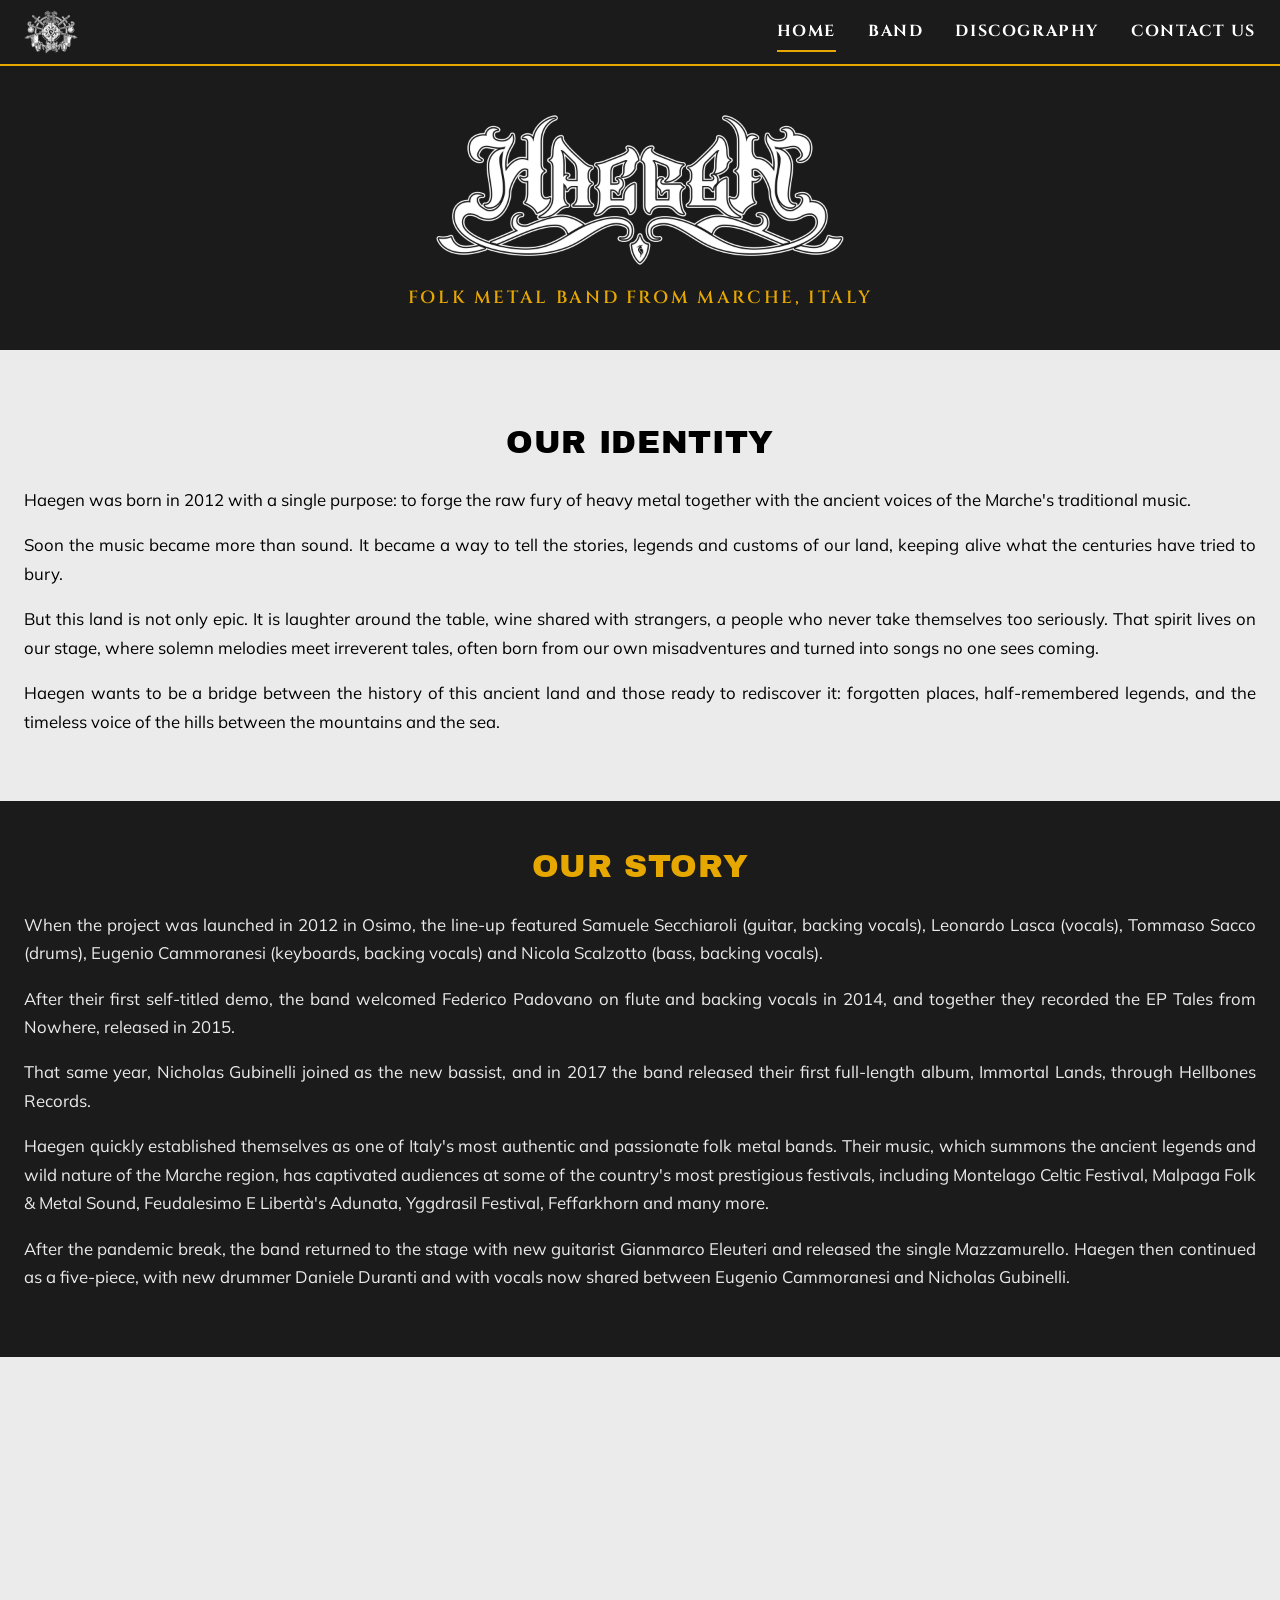
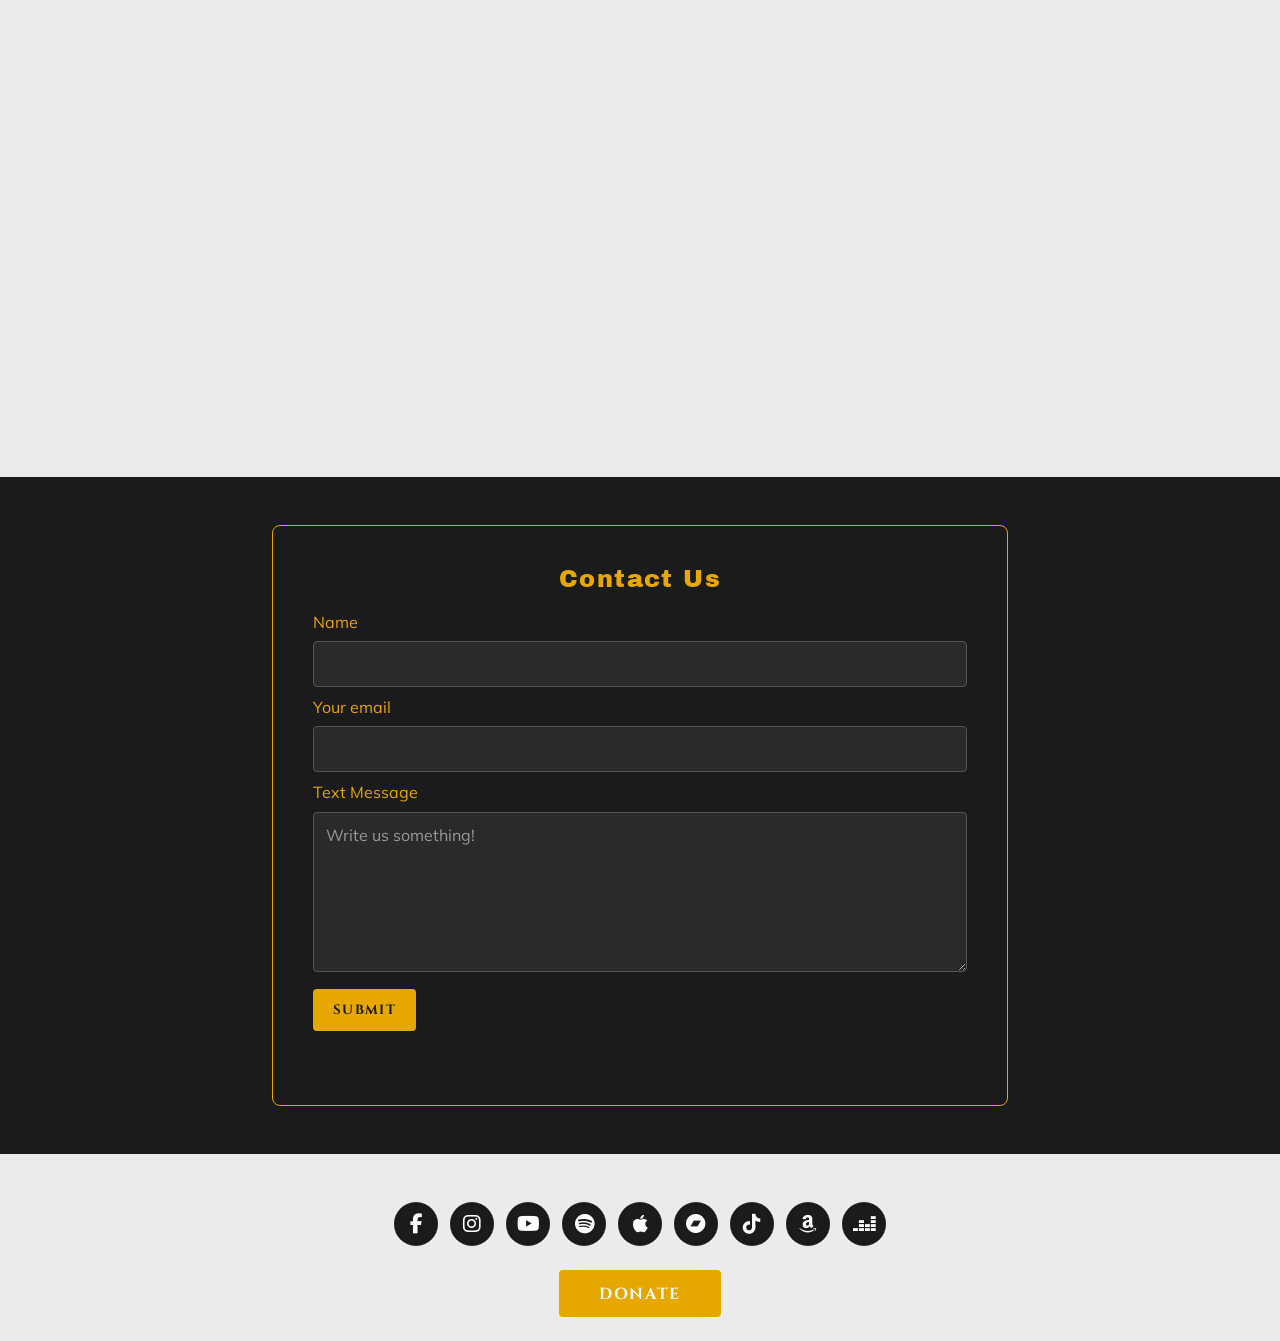
<file: index.html>
<!DOCTYPE html>
<html lang="en">
<head>
    <meta charset="UTF-8">
    <meta name="viewport" content="width=device-width, initial-scale=1">
    <!-- Impedisce al "tema scuro automatico" del telefono di invertire i colori del sito -->
    <meta name="color-scheme" content="only light">
    <title>Haegen | Folk Metal Band from Italy - Official Website</title>

    <!-- ===== SEO: testo mostrato da Google sotto il titolo + indirizzo ufficiale della pagina ===== -->
    <meta name="description" content="Haegen is an Italian folk metal band from Osimo (Marche), telling the ancient legends of our land through heavy metal and traditional sounds.">
    <link rel="canonical" href="https://haegenfolkmetal.github.io/">
    <!-- Permette a Google di mostrare anteprime grandi delle immagini nei risultati -->
    <meta name="robots" content="max-image-preview:large">

    <!-- ===== Anteprima quando il link viene condiviso (Facebook, WhatsApp, Telegram...) ===== -->
    <meta property="og:type" content="website">
    <meta property="og:site_name" content="Haegen">
    <meta property="og:title" content="Haegen | Folk Metal Band from Italy">
    <meta property="og:description" content="Haegen is an Italian folk metal band from Osimo (Marche), telling the ancient legends of our land through heavy metal and traditional sounds.">
    <meta property="og:url" content="https://haegenfolkmetal.github.io/">
    <meta property="og:image" content="https://haegenfolkmetal.github.io/Immagini/MontelagoAll.jpg">
    <meta name="twitter:card" content="summary_large_image">

    <!--
        ===== Scheda per Google (dati strutturati) =====
        Dice a Google che il sito è quello ufficiale della band Haegen e lo collega ai profili social/streaming
        ("sameAs"). Se aggiungi/cambi un profilo nel footer, aggiornalo anche qui.
    -->
    <script type="application/ld+json">
    {
        "@context": "https://schema.org",
        "@graph": [
            {
                "@type": "WebSite",
                "@id": "https://haegenfolkmetal.github.io/#website",
                "name": "Haegen",
                "alternateName": ["Haegen Folk Metal", "Haegen Official"],
                "url": "https://haegenfolkmetal.github.io/",
                "inLanguage": "en"
            },
            {
                "@type": "MusicGroup",
                "@id": "https://haegenfolkmetal.github.io/#band",
                "name": "Haegen",
                "alternateName": "Haegen Folk Metal",
                "url": "https://haegenfolkmetal.github.io/",
                "logo": "https://haegenfolkmetal.github.io/Immagini/Emblem.jpg",
                "image": "https://haegenfolkmetal.github.io/Immagini/MontelagoAll.jpg",
                "description": "Haegen is an Italian folk metal band from Osimo (Marche), telling the ancient legends of our land through heavy metal and traditional sounds.",
                "genre": ["Folk Metal", "Folk", "Celtic Metal", "Pagan Metal", "Heavy Metal"],
                "foundingDate": "2012",
                "foundingLocation": {
                    "@type": "Place",
                    "name": "Osimo, Marche, Italy"
                },
                "sameAs": [
                    "https://www.facebook.com/haegenofficial/",
                    "https://www.instagram.com/haegen_official/",
                    "https://www.youtube.com/@HaegenOfficial",
                    "https://open.spotify.com/artist/6pngrg6tmF6vdqgSHcEmOx",
                    "https://music.apple.com/artist/haegen/1663810692",
                    "https://haegen.bandcamp.com/",
                    "https://www.tiktok.com/@haegen.official",
                    "https://music.amazon.it/artists/B0BRYFS9TW/haegen",
                    "https://www.deezer.com/it/artist/196531297"
                ],
                "album": [
                    {
                        "@type": "MusicAlbum",
                        "name": "Mazzamurello",
                        "datePublished": "2024",
                        "albumReleaseType": "https://schema.org/SingleRelease"
                    },
                    {
                        "@type": "MusicAlbum",
                        "name": "Immortal Lands",
                        "datePublished": "2017",
                        "albumReleaseType": "https://schema.org/AlbumRelease",
                        "recordLabel": { "@type": "Organization", "name": "Hellbones Records" }
                    },
                    {
                        "@type": "MusicAlbum",
                        "name": "Tales from Nowhere",
                        "datePublished": "2015",
                        "albumReleaseType": "https://schema.org/EPRelease"
                    }
                ]
            }
        ]
    }
    </script>

    <link rel="icon" type="image/jpeg" href="Immagini/Emblem.jpg">
    <!-- Font del sito (Google Fonts): Cinzel = titoli, Mulish = testi, Archivo Black = titoli d'impatto -->
    <link rel="preconnect" href="https://fonts.googleapis.com">
    <link rel="preconnect" href="https://fonts.gstatic.com" crossorigin>
    <link rel="stylesheet" href="https://fonts.googleapis.com/css2?family=Archivo+Black&family=Cinzel:wght@600;700&family=Mulish:wght@400;700&display=swap">
    <link rel="stylesheet" href="https://cdnjs.cloudflare.com/ajax/libs/font-awesome/6.5.2/css/all.min.css">
    <link rel="stylesheet" href="style.css">
    <script src="scripts.js" defer></script>
</head>
<body>
    <!-- I link qui dentro servono a Google (li trova senza JavaScript): scripts.js li sostituisce subito con il menù vero -->
    <header class="site-header" data-include="menu.html">
        <nav class="menu-fallback" aria-label="Main menu">
            <a href="index.html">Home</a>
            <a href="PagesAndForms/band.html">Band</a>
            <a href="PagesAndForms/discography.html">Discography</a>
        </nav>
    </header>

    <main class="pagina">

        <!-- Titolo principale della pagina (h1): è quello che Google considera più importante -->
        <h1 class="zona-logo displayToCenter tema-haegen">
            <img src="Immagini/Haegen_logo_p.png" alt="Haegen">
            <span class="tagline">Folk Metal band from Marche, Italy</span>
        </h1>

        <!-- OUR IDENTITY: sound e obiettivi artistici (parte chiara, stesso stile di testo di Our Story) -->
        <section class="BIOcss">
            <h2 class="textAlignCenter titolo-impatto">OUR IDENTITY</h2>
            <p>Haegen was born in 2012 with a single purpose: to forge the raw fury of heavy metal together with the ancient voices of the Marche's traditional music.</p>
            <p>Soon the music became more than sound. It became a way to tell the stories, legends and customs of our land, keeping alive what the centuries have tried to bury.</p>
            <p>But this land is not only epic. It is laughter around the table, wine shared with strangers, a people who never take themselves too seriously. That spirit lives on our stage, where solemn melodies meet irreverent tales, often born from our own misadventures and turned into songs no one sees coming.</p>
            <p>Haegen wants to be a bridge between the history of this ancient land and those ready to rediscover it: forgotten places, half-remembered legends, and the timeless voice of the hills between the mountains and the sea.</p>
        </section>

        <!-- OUR STORY: fascia scura nel tema Haegen, attaccata al video -->
        <div class="BIOcss tema-haegen">
            <h2 class="textAlignCenter titolo-impatto">
                OUR STORY
            </h2>
            <p>When the project was launched in 2012 in Osimo, the line-up featured Samuele Secchiaroli (guitar, backing vocals), Leonardo Lasca (vocals), Tommaso Sacco (drums), Eugenio Cammoranesi (keyboards, backing vocals) and Nicola Scalzotto (bass, backing vocals).</p>
            <p>After their first self-titled demo, the band welcomed Federico Padovano on flute and backing vocals in 2014, and together they recorded the EP Tales from Nowhere, released in 2015.</p>
            <p>That same year, Nicholas Gubinelli joined as the new bassist, and in 2017 the band released their first full-length album, Immortal Lands, through Hellbones Records.</p>
            <p>Haegen quickly established themselves as one of Italy's most authentic and passionate folk metal bands. Their music, which summons the ancient legends and wild nature of the Marche region, has captivated audiences at some of the country's most prestigious festivals, including Montelago Celtic Festival, Malpaga Folk & Metal Sound, Feudalesimo E Libertà's Adunata, Yggdrasil Festival, Feffarkhorn and many more.</p>
            <p>After the pandemic break, the band returned to the stage with new guitarist Gianmarco Eleuteri and released the single Mazzamurello. Haegen then continued as a five-piece, with new drummer Daniele Duranti and with vocals now shared between Eugenio Cammoranesi and Nicholas Gubinelli.</p>
        </div>

        <!-- Video a tutta larghezza; parte da solo ma senza audio (autoplay=1 + mute=1, i browser bloccano l'autoplay con audio) -->
        <div class="video-container video-container--full">
            <iframe
                width="100%"
                src="https://www.youtube.com/embed/euTdkJ5-uWI?autoplay=1&amp;mute=1&amp;playsinline=1"
                title="Haegen - Gioie Portuali (Official Live Video)" frameborder="0" loading="lazy"
                allow="accelerometer; autoplay; clipboard-write; encrypted-media; gyroscope; picture-in-picture; web-share"
                referrerpolicy="strict-origin-when-cross-origin"
                allowfullscreen>
            </iframe>
        </div>

        <div id="contact" data-include="contact.html" data-fallback="Modulo contatti non disponibile."></div>

        <footer class="site-footer" data-include="footer.html"></footer>

    </main>
</body>
</html>
</file>
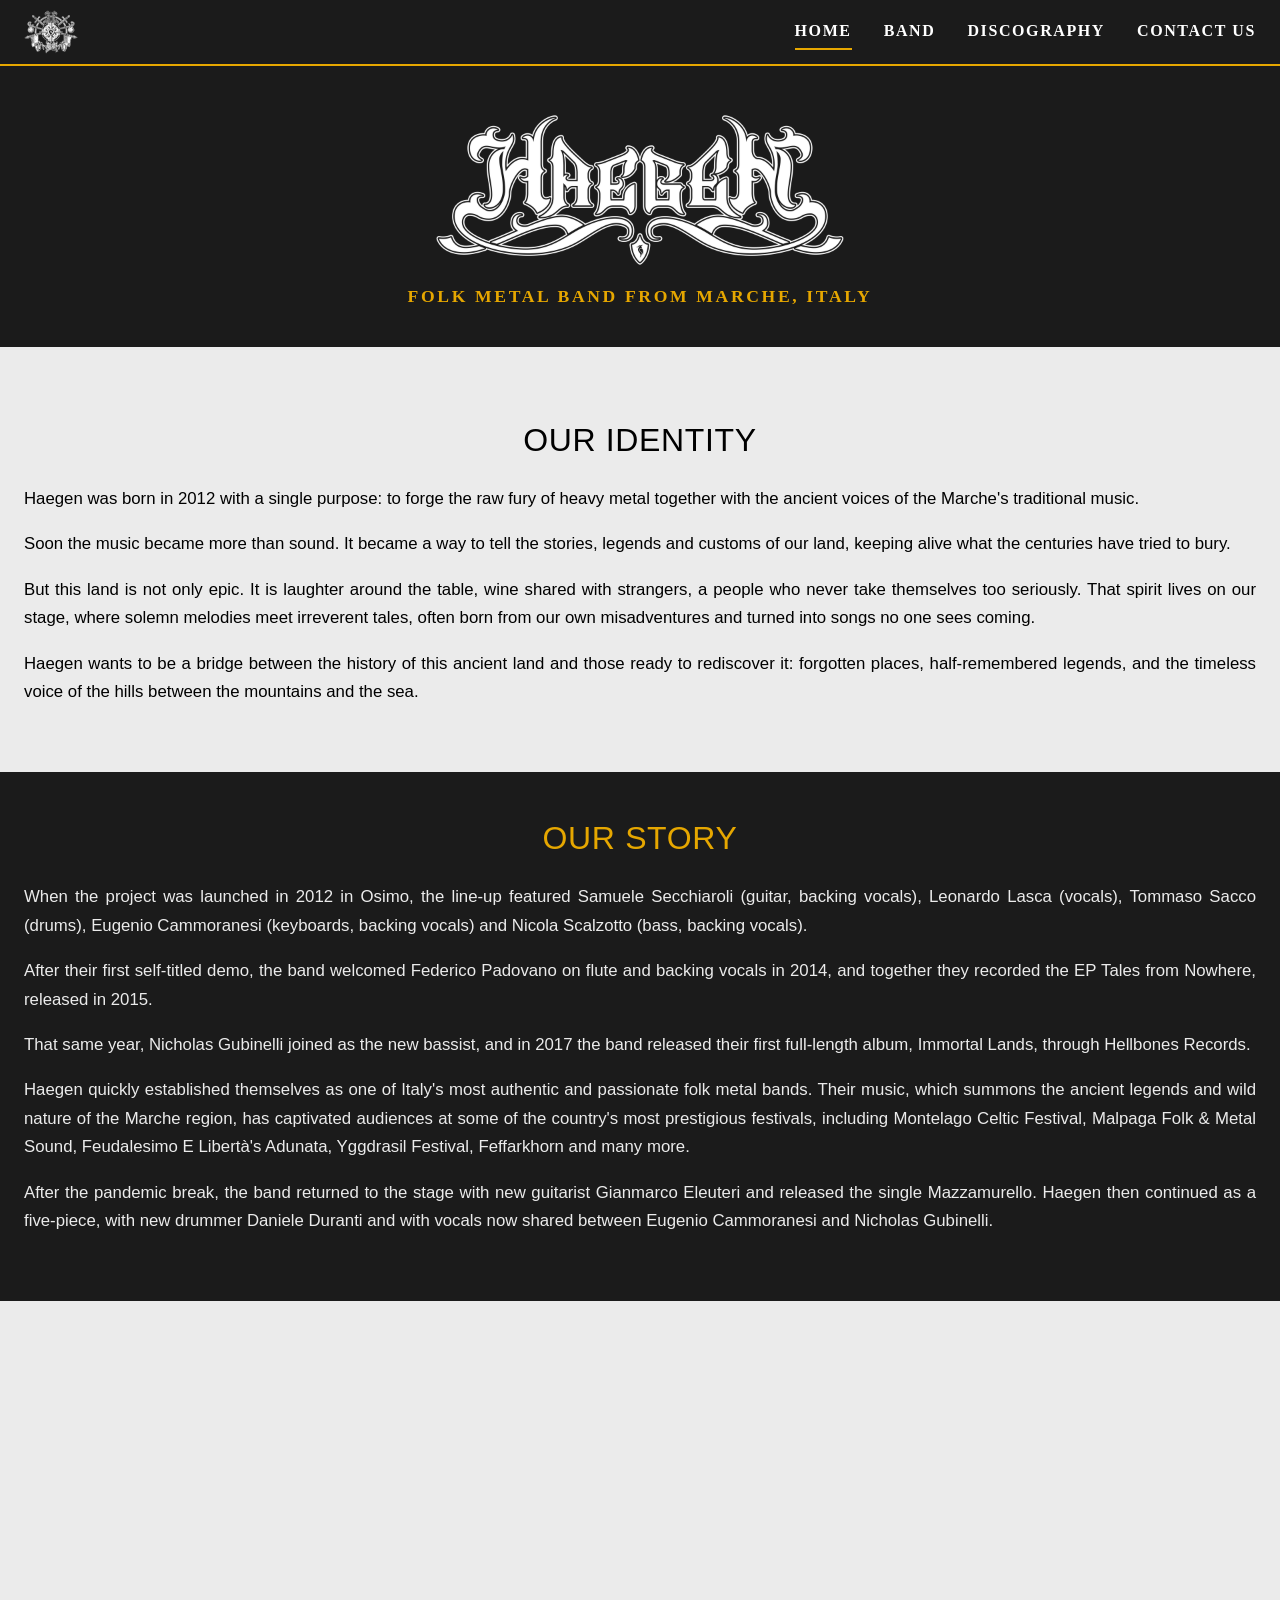
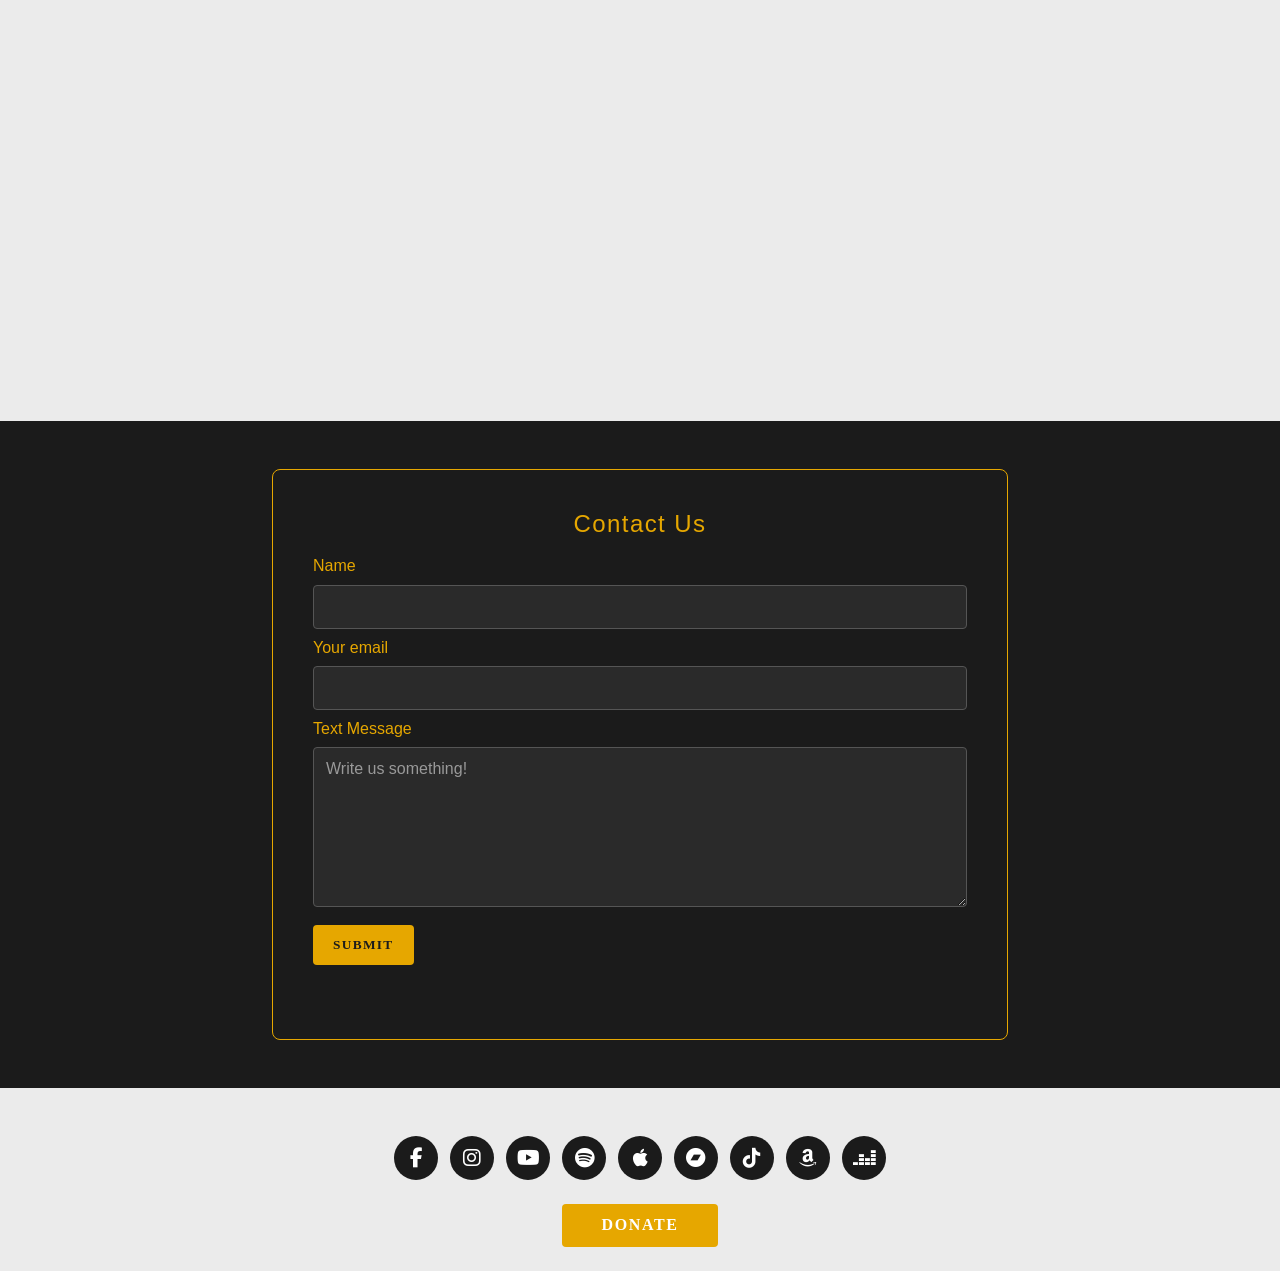
<file: Haegen/index.html>
<!DOCTYPE html>
<!--
    Reindirizzamento dal VECCHIO indirizzo del sito (haegenfolkmetal.github.io/Haegen/...)
    al nuovo (haegenfolkmetal.github.io/...). Serve per i link vecchi ancora in giro (social, Google).
    Non modificare: la pagina vera è quella nella cartella principale.
-->
<html lang="en">
<head>
    <meta charset="UTF-8">
    <title>Haegen - Folk Metal</title>
    <link rel="canonical" href="https://haegenfolkmetal.github.io/">
    <meta name="robots" content="noindex">
    <meta http-equiv="refresh" content="0; url=https://haegenfolkmetal.github.io/">
    <script>location.replace("https://haegenfolkmetal.github.io/" + location.hash);</script>
</head>
<body>
    <p>The Haegen website has moved: <a href="https://haegenfolkmetal.github.io/">https://haegenfolkmetal.github.io/</a></p>
</body>
</html>
</file>
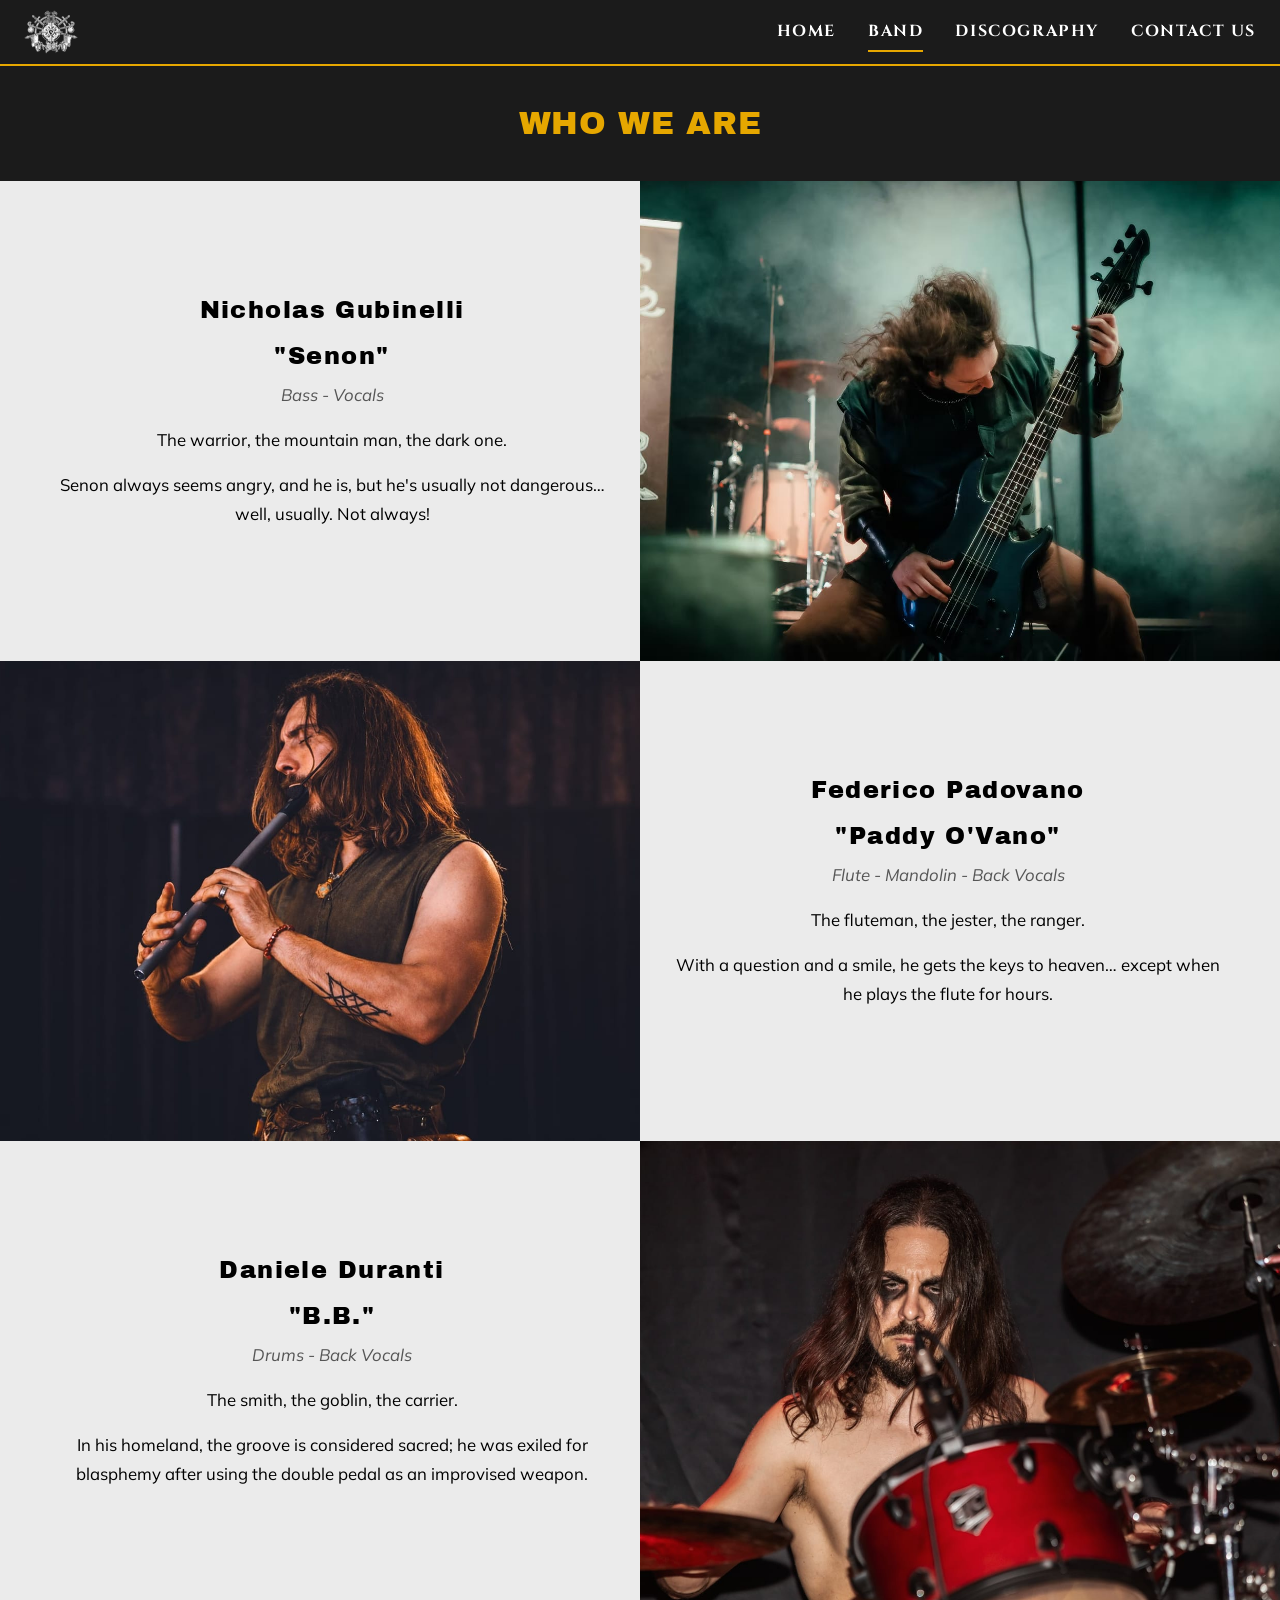
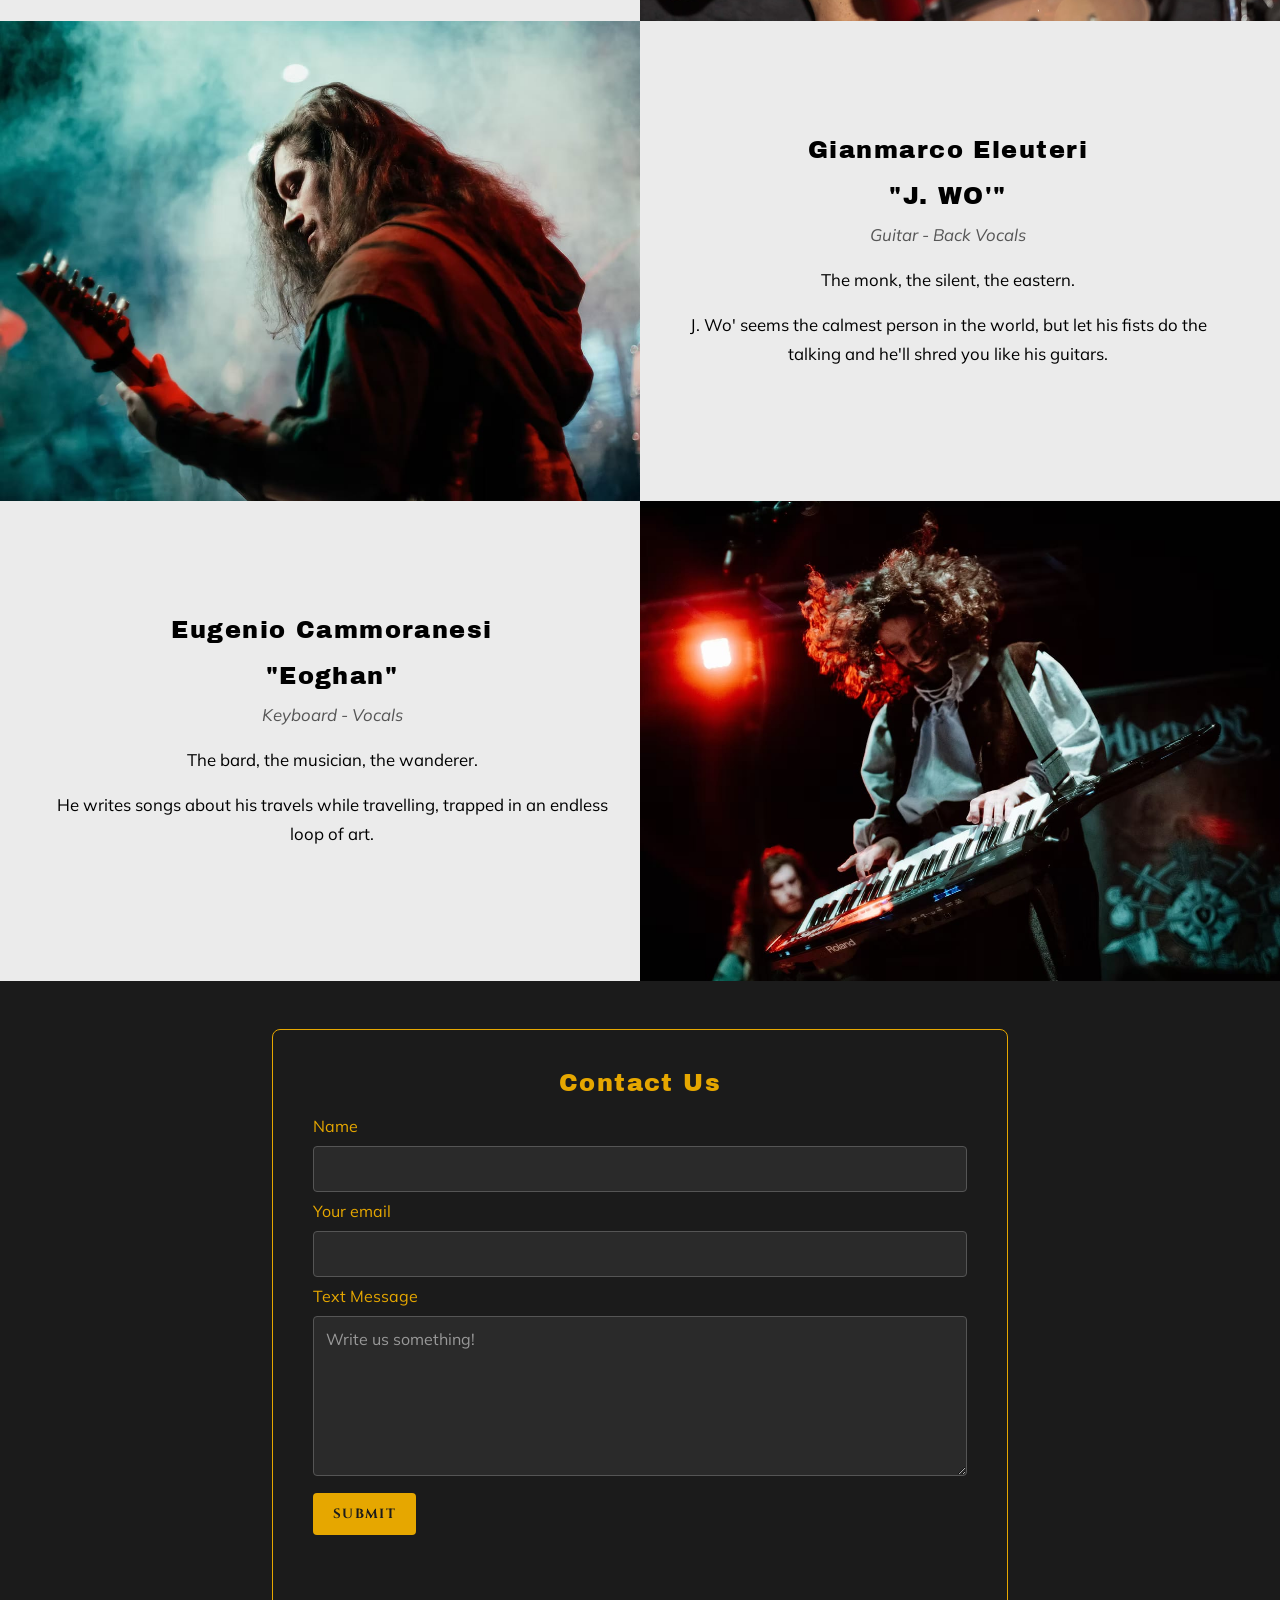
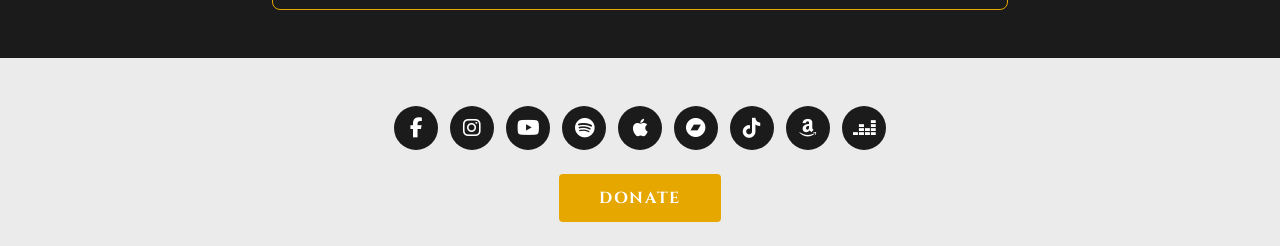
<file: PagesAndForms/band.html>
<!DOCTYPE html>
<html lang="en">
<head>
    <meta charset="UTF-8">
    <meta name="viewport" content="width=device-width, initial-scale=1">
    <!-- Impedisce al "tema scuro automatico" del telefono di invertire i colori del sito -->
    <meta name="color-scheme" content="only light">
    <title>The Band - Haegen | Italian Folk Metal</title>
    <meta name="description" content="Meet Haegen, the folk metal band from Osimo (Marche, Italy): members, history and live shows at Italian folk and metal festivals like Montelago Celtic Festival.">
    <link rel="canonical" href="https://haegenfolkmetal.github.io/PagesAndForms/band.html">
    <!-- Permette a Google di mostrare anteprime grandi delle immagini nei risultati -->
    <meta name="robots" content="max-image-preview:large">
    <meta property="og:type" content="website">
    <meta property="og:site_name" content="Haegen">
    <meta property="og:title" content="The Band - Haegen | Italian Folk Metal">
    <meta property="og:description" content="Meet Haegen, the folk metal band from Marche, Italy.">
    <meta property="og:url" content="https://haegenfolkmetal.github.io/PagesAndForms/band.html">
    <meta property="og:image" content="https://haegenfolkmetal.github.io/Immagini/MontelagoAll.jpg">
    <meta name="twitter:card" content="summary_large_image">
    <link rel="icon" type="image/jpeg" href="../Immagini/Emblem.jpg">
    <!-- Font del sito (Google Fonts): Cinzel = titoli, Mulish = testi, Archivo Black = titoli d'impatto -->
    <link rel="preconnect" href="https://fonts.googleapis.com">
    <link rel="preconnect" href="https://fonts.gstatic.com" crossorigin>
    <link rel="stylesheet" href="https://fonts.googleapis.com/css2?family=Archivo+Black&family=Cinzel:wght@600;700&family=Mulish:wght@400;700&display=swap">
    <link rel="stylesheet" href="https://cdnjs.cloudflare.com/ajax/libs/font-awesome/6.5.2/css/all.min.css">
    <link rel="stylesheet" href="../style.css">
    <script src="../scripts.js" defer></script>
</head>
<body>
    <!-- I link qui dentro servono a Google (li trova senza JavaScript): scripts.js li sostituisce subito con il menù vero -->
    <header class="site-header" data-include="menu.html">
        <nav class="menu-fallback" aria-label="Main menu">
            <a href="../index.html">Home</a>
            <a href="../PagesAndForms/band.html">Band</a>
            <a href="../PagesAndForms/discography.html">Discography</a>
        </nav>
    </header>

    <main class="pagina">

        <h1 class="page-title titolo-impatto tema-haegen">WHO WE ARE</h1>

        <!--
            Ogni riga: prima l'immagine, poi il testo.
            Da desktop le righe 1, 3, 5 vengono invertite dal CSS (testo a sinistra, immagine a destra);
            da telefono resta sempre immagine sopra e testo sotto.
        -->
        <div class="rows rows--alternate">

            <section class="row" id="nicholas-gubinelli">
                <div class="row-media">
                    <img src="../Immagini/Nicholas Gubinelli.jpg" alt="Nicholas Gubinelli &quot;Senon&quot; - Haegen bass player live">
                </div>
                <div class="row-text">
                    <a class="link-nascosto" href="https://www.instagram.com/senon_brennus/">
                        <h2>Nicholas Gubinelli</h2>
                        <h2>"Senon"</h2>
                    </a>
                    <p class="row-meta">Bass - Vocals</p>
                    <p>The warrior, the mountain man, the dark one.</p>
                    <p>Senon always seems angry, and he is, but he's usually not dangerous… well, usually. Not always!</p>
                </div>
            </section>

            <section class="row" id="federico-padovano">
                <div class="row-media">
                    <img src="../Immagini/Padovano Federico.jpg" alt="Federico Padovano &quot;Paddy O'Vano&quot; - Haegen flute player live" loading="lazy">
                </div>
                <div class="row-text">
                    <a class="link-nascosto" href="https://www.instagram.com/paddy_o_vano/">
                        <h2>Federico Padovano</h2>
                        <h2>"Paddy O'Vano"</h2>
                    </a>
                    <p class="row-meta">Flute - Mandolin - Back Vocals</p>
                    <p>The fluteman, the jester, the ranger.</p>
                    <p>With a question and a smile, he gets the keys to heaven… except when he plays the flute for hours.</p>
                </div>
            </section>

            <section class="row" id="daniele-duranti">
                <div class="row-media">
                    <img src="../Immagini/Daniele Duranti.jpg" alt="Daniele Duranti &quot;Caroline&quot; - Haegen drummer live" loading="lazy">
                </div>
                <div class="row-text">
                    <a class="link-nascosto" href="https://www.instagram.com/durowave92/">
                        <h2>Daniele Duranti</h2>
                        <h2>"B.B."</h2>
                    </a>
                    <p class="row-meta">Drums - Back Vocals</p>
                    <p>The smith, the goblin, the carrier.</p>
                    <p>In his homeland, the groove is considered sacred; he was exiled for blasphemy after using the double pedal as an improvised weapon.</p>
                </div>
            </section>

            <section class="row" id="gianmarco-eleuteri">
                <div class="row-media">
                    <img src="../Immagini/Gianmarco Eleuteri.jpg" alt="Gianmarco Eleuteri &quot;J. WO'&quot; - Haegen guitar player live" loading="lazy">
                </div>
                <div class="row-text">
                    <a class="link-nascosto" href="https://www.instagram.com/kid_shiryu/">
                        <h2>Gianmarco Eleuteri</h2>
                        <h2>"J. WO'"</h2>
                    </a>
                    <p class="row-meta">Guitar - Back Vocals</p>
                    <p>The monk, the silent, the eastern.</p>
                    <p>J. Wo' seems the calmest person in the world, but let his fists do the talking and he'll shred you like his guitars.</p>
                </div>
            </section>

            <section class="row" id="eugenio-cammoranesi">
                <div class="row-media">
                    <img src="../Immagini/Eugenio Cammoranesi.jpg" alt="Eugenio Cammoranesi &quot;Eoghan&quot; - Haegen keyboard player live" loading="lazy">
                </div>
                <div class="row-text">
                    <a class="link-nascosto" href="https://www.instagram.com/eoghan_thebard/">
                        <h2>Eugenio Cammoranesi</h2>
                        <h2>"Eoghan"</h2>
                    </a>
                    <p class="row-meta">Keyboard - Vocals</p>
                    <p>The bard, the musician, the wanderer.</p>
                    <p>He writes songs about his travels while travelling, trapped in an endless loop of art.</p>
                </div>
            </section>

        </div>

        <div id="contact" data-include="contact.html" data-fallback="Modulo contatti non disponibile."></div>

        <footer class="site-footer" data-include="footer.html"></footer>

    </main>
</body>
</html>
</file>
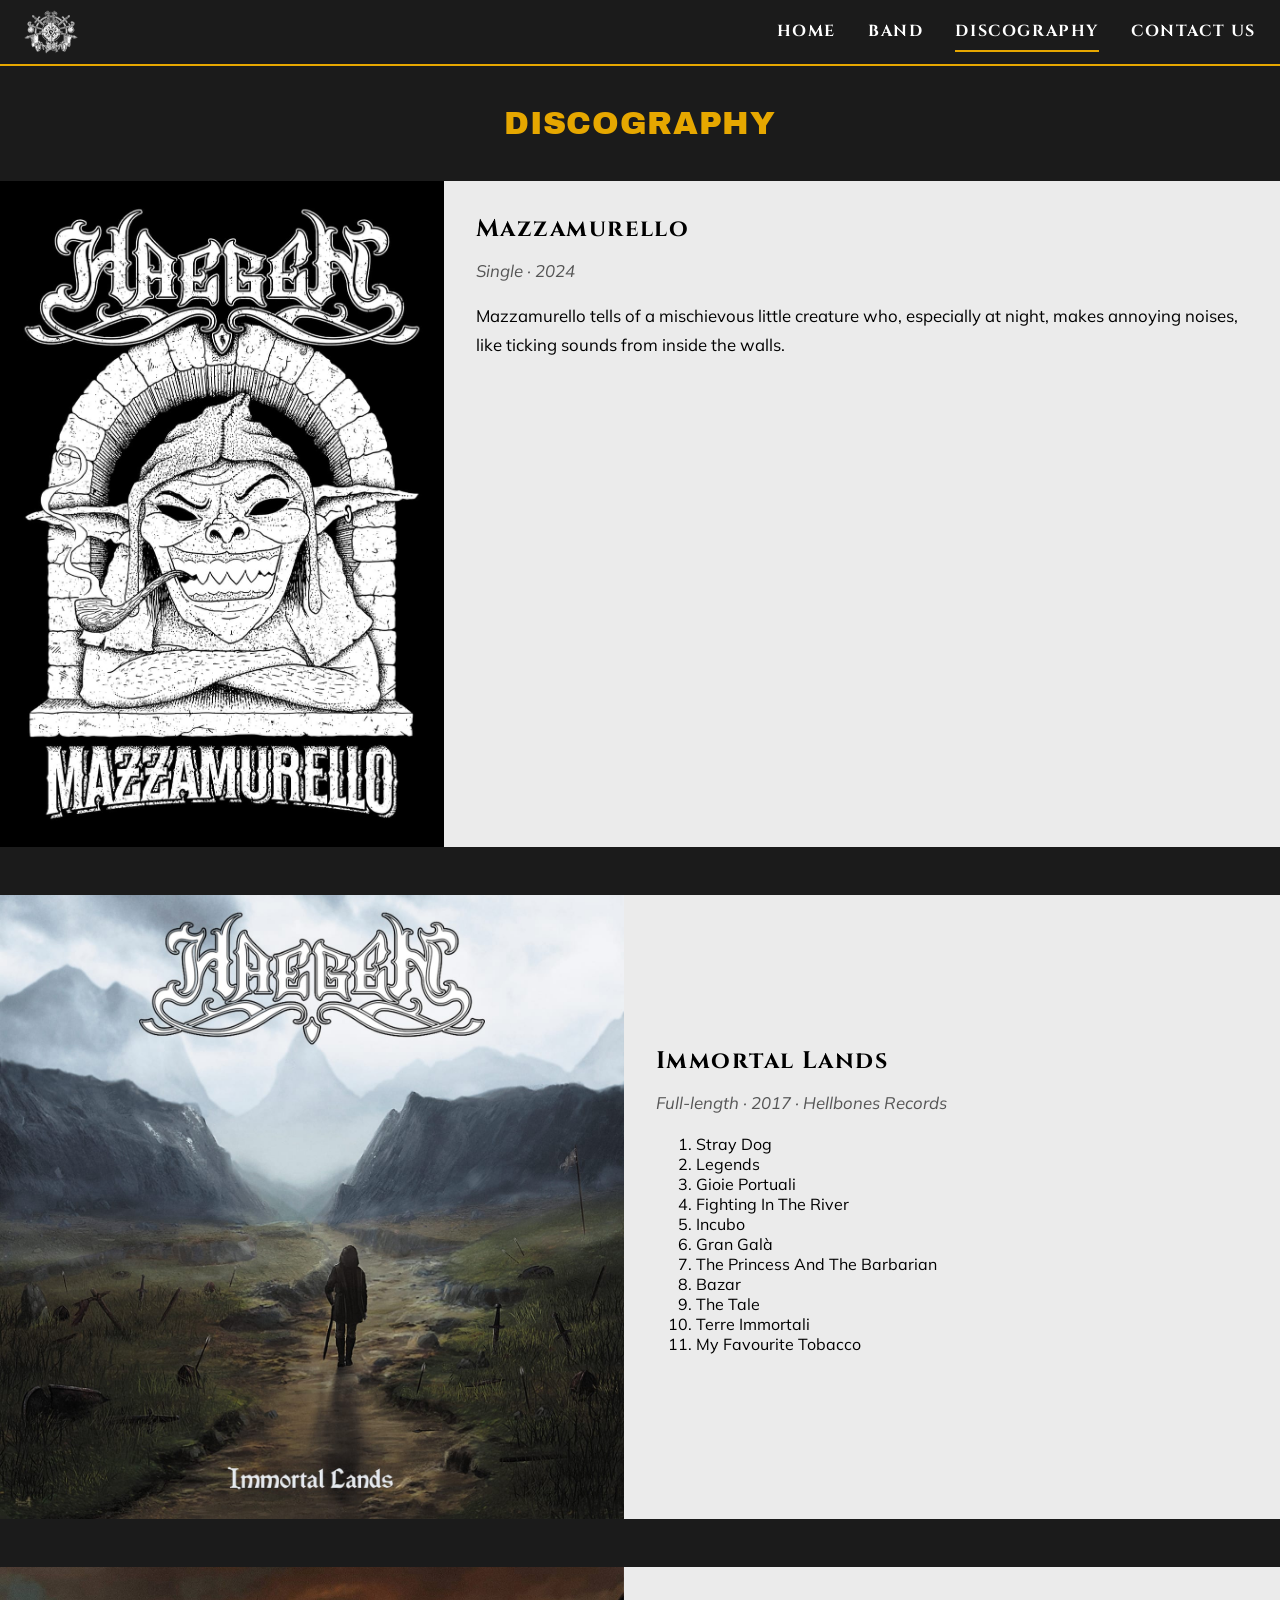
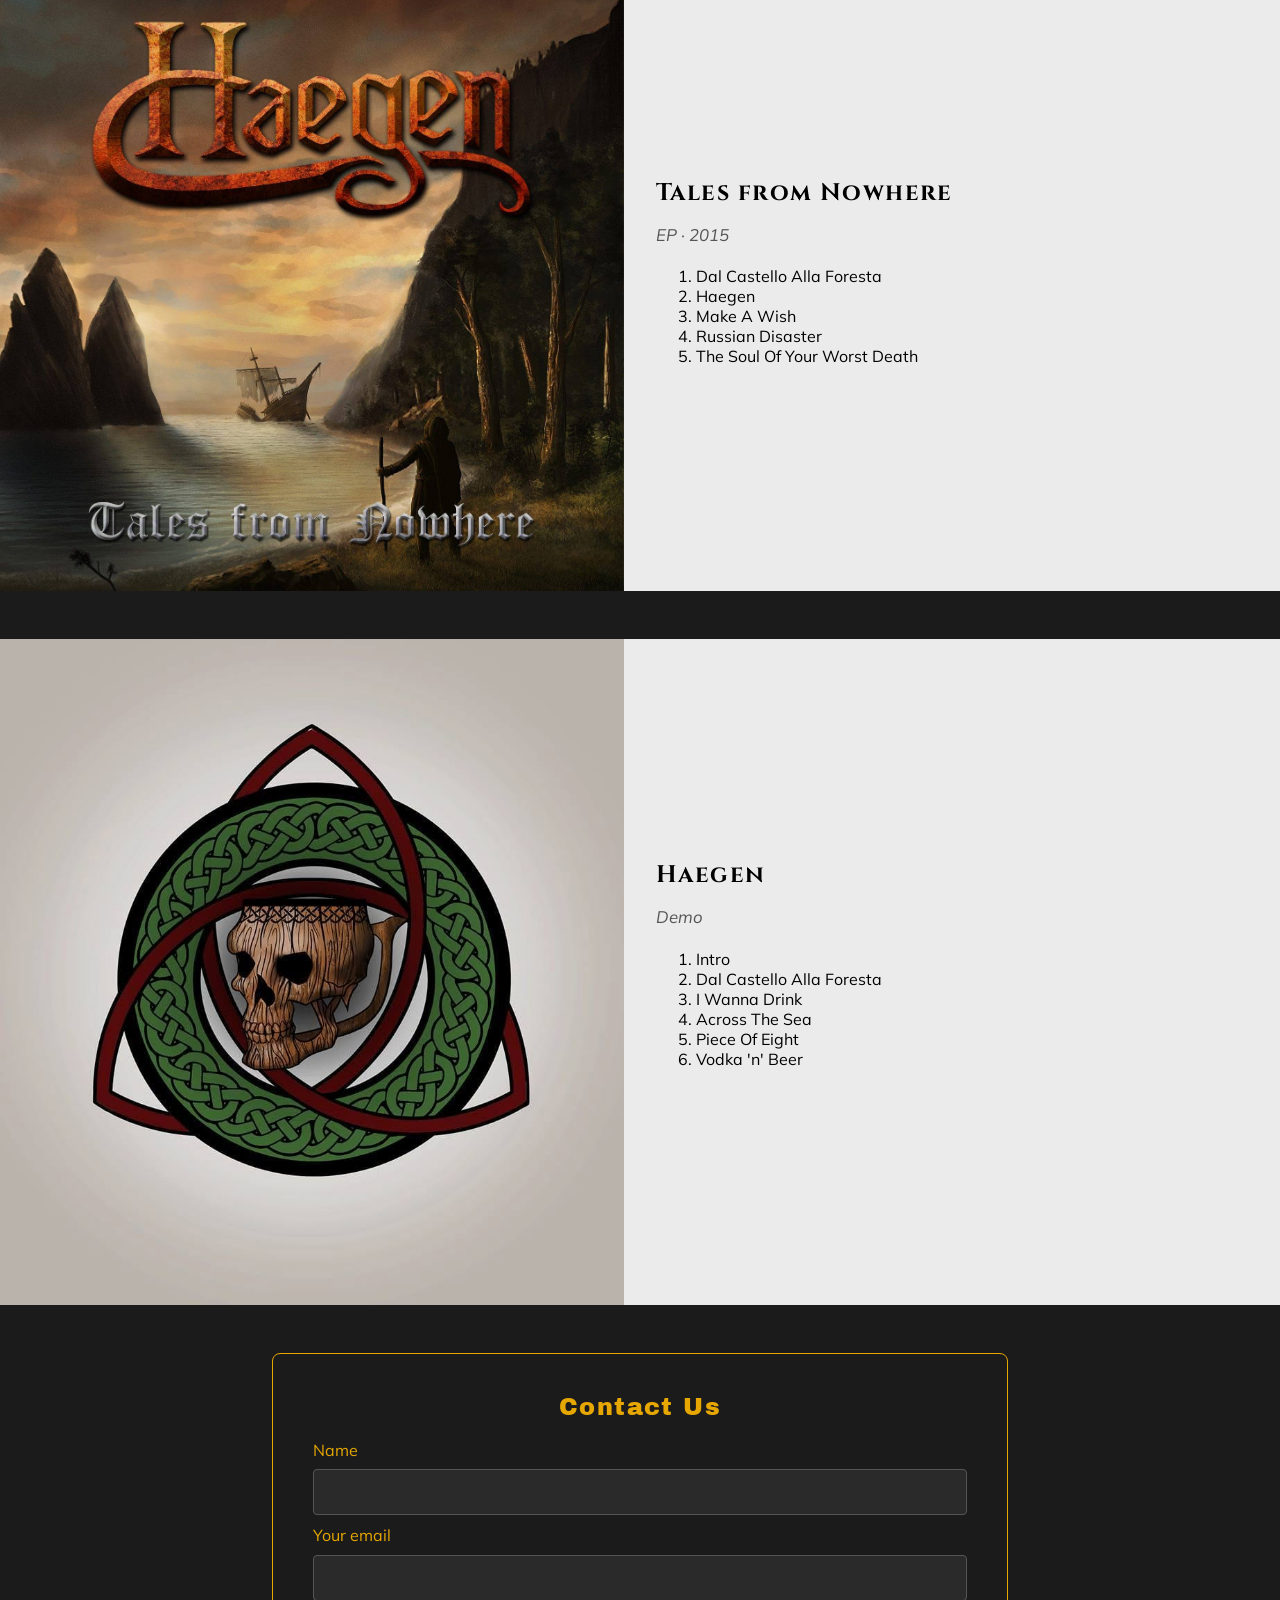
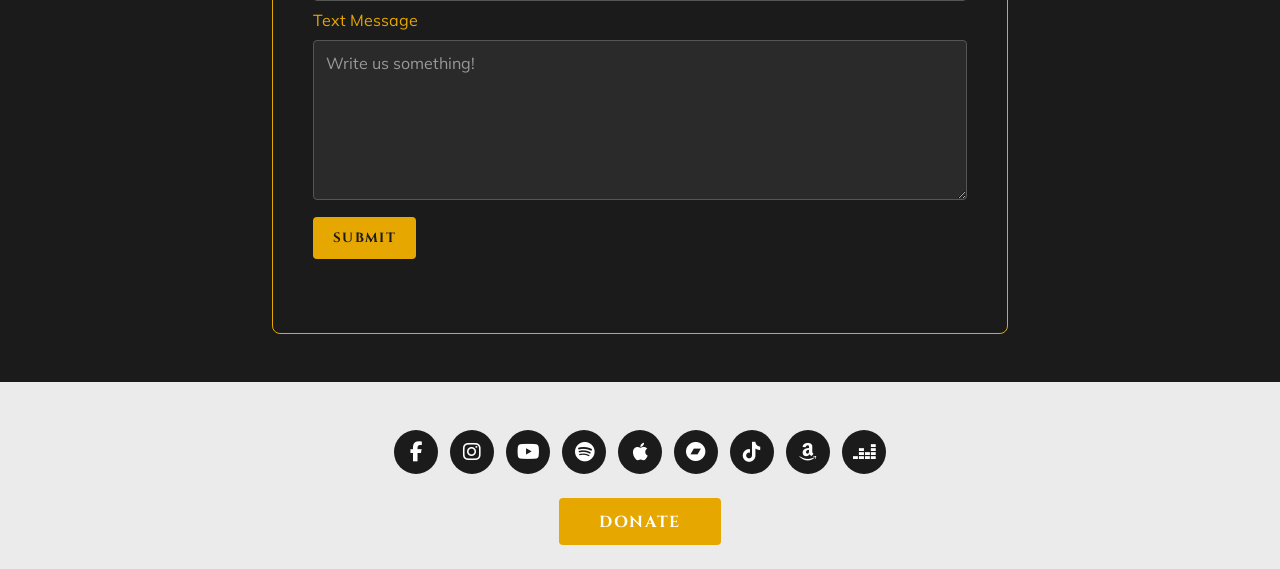
<file: PagesAndForms/discography.html>
<!DOCTYPE html>
<html lang="en">
<head>
    <meta charset="UTF-8">
    <meta name="viewport" content="width=device-width, initial-scale=1">
    <!-- Impedisce al "tema scuro automatico" del telefono di invertire i colori del sito -->
    <meta name="color-scheme" content="only light">
    <title>Discography - Haegen | Folk Metal Albums and Singles</title>
    <meta name="description" content="Haegen discography: Mazzamurello (2024), Immortal Lands (2017, Hellbones Records), Tales from Nowhere (2015) and the first demo. Italian folk metal with flute and Celtic melodies.">
    <link rel="canonical" href="https://haegenfolkmetal.github.io/PagesAndForms/discography.html">
    <!-- Permette a Google di mostrare anteprime grandi delle immagini nei risultati -->
    <meta name="robots" content="max-image-preview:large">
    <meta property="og:type" content="website">
    <meta property="og:site_name" content="Haegen">
    <meta property="og:title" content="Discography - Haegen | Folk Metal">
    <meta property="og:description" content="Albums, EPs and singles of the Italian folk metal band Haegen.">
    <meta property="og:url" content="https://haegenfolkmetal.github.io/PagesAndForms/discography.html">
    <meta property="og:image" content="https://haegenfolkmetal.github.io/Immagini/MAZZAMURELLO-presentation-frontprint.jpg">
    <meta name="twitter:card" content="summary_large_image">
    <link rel="icon" type="image/jpeg" href="../Immagini/Emblem.jpg">
    <!-- Font del sito (Google Fonts): Cinzel = titoli, Mulish = testi, Archivo Black = titoli d'impatto -->
    <link rel="preconnect" href="https://fonts.googleapis.com">
    <link rel="preconnect" href="https://fonts.gstatic.com" crossorigin>
    <link rel="stylesheet" href="https://fonts.googleapis.com/css2?family=Archivo+Black&family=Cinzel:wght@600;700&family=Mulish:wght@400;700&display=swap">
    <link rel="stylesheet" href="https://cdnjs.cloudflare.com/ajax/libs/font-awesome/6.5.2/css/all.min.css">
    <link rel="stylesheet" href="../style.css">
    <script src="../scripts.js" defer></script>
</head>
<body>
    <!-- I link qui dentro servono a Google (li trova senza JavaScript): scripts.js li sostituisce subito con il menù vero -->
    <header class="site-header" data-include="menu.html">
        <nav class="menu-fallback" aria-label="Main menu">
            <a href="../index.html">Home</a>
            <a href="../PagesAndForms/band.html">Band</a>
            <a href="../PagesAndForms/discography.html">Discography</a>
        </nav>
    </header>

    <main class="pagina">

        <h1 class="page-title titolo-impatto tema-haegen">DISCOGRAPHY</h1>

        <!-- <>
            Ogni riga: colonna 1 = copertina, colonna 2 = testo.
            Solo la prima riga ha il video YouTube nella seconda colonna.
        -->
        <div class="rows rows--discography">

            <section class="row row--featured">
                <div class="row-media">
                    <img src="../Immagini/MAZZAMURELLO-presentation-frontprint.jpg" alt="Haegen - Mazzamurello, folk metal single cover (2024)">
                </div>
                <div class="row-text">
                    <a class="link-nascosto" href="https://open.spotify.com/track/1cg3AZ58sRqNepMRxhSzxV" target="_blank" rel="noopener">
                        <h2>Mazzamurello</h2>
                    </a>
                    <p class="row-meta">Single · 2024</p>
                    <p>
                        Mazzamurello tells of a mischievous little creature who, especially at night, makes annoying noises, like ticking sounds from inside the walls.
                    </p>
                    <div class="video-container">
                        <iframe
                            src="https://www.youtube.com/embed/4PLVJZykoTk?si=mKuNvwaGE2h54gMl"
                            title="Haegen - Mazzamurello (official video)"
                            loading="lazy"
                            allow="accelerometer; autoplay; clipboard-write; encrypted-media; gyroscope; picture-in-picture; web-share"
                            referrerpolicy="strict-origin-when-cross-origin"
                            allowfullscreen>
                        </iframe>
                    </div>
                </div>
            </section>

            <section class="row">
                <div class="row-media">
                    <img src="../Immagini/Cover Immortal Lands.jpg" alt="Haegen - Immortal Lands, folk metal album cover (2017)" loading="lazy">
                </div>
                <div class="row-text">
                    <a class="link-nascosto" href="https://open.spotify.com/album/58vW19Kb7Rz1ptVOSjf511" target="_blank" rel="noopener">
                        <h2>Immortal Lands</h2>
                    </a>
                    <p class="row-meta">Full-length · 2017 · Hellbones Records</p>
                    <ol>
                        <li>Stray Dog</li>
                        <li>Legends</li>
                        <li>Gioie Portuali</li>
                        <li>Fighting In The River</li>
                        <li>Incubo</li>
                        <li>Gran Galà</li>
                        <li>The Princess And The Barbarian</li>
                        <li>Bazar</li>
                        <li>The Tale</li>
                        <li>Terre Immortali</li>
                        <li>My Favourite Tobacco</li>
                    </ol>
                </div>
            </section>

            <section class="row">
                <div class="row-media">
                    <img src="../Immagini/Tales From Nowhere Cover.jpg" alt="Haegen - Tales from Nowhere, folk metal EP cover (2015)" loading="lazy">
                </div>
                <div class="row-text">
                    <a class="link-nascosto" href="https://open.spotify.com/album/4doquvJAlqU5r1C6pAZ89Y" target="_blank" rel="noopener">
                        <h2>Tales from Nowhere</h2>
                    </a>
                    <p class="row-meta">EP · 2015</p>
                    <ol>
                        <li>Dal Castello Alla Foresta</li>
                        <li>Haegen</li>
                        <li>Make A Wish</li>
                        <li>Russian Disaster</li>
                        <li>The Soul Of Your Worst Death</li>
                    </ol>
                </div>
            </section>

            <section class="row">
                <div class="row-media">
                    <img src="../Immagini/Demog Cover.jpg" alt="Haegen - first demo cover" loading="lazy">
                </div>
                <div class="row-text">
                    <a class="link-nascosto" href="https://open.spotify.com/album/5Pvr9unaZq4eHOh4adeQRS" target="_blank" rel="noopener">
                        <h2>Haegen</h2>
                    </a>
                    <p class="row-meta">Demo</p>
                    <ol>
                        <li>Intro</li>
                        <li>Dal Castello Alla Foresta</li>
                        <li>I Wanna Drink</li>
                        <li>Across The Sea</li>
                        <li>Piece Of Eight</li>
                        <li>Vodka 'n' Beer</li>
                    </ol>
                </div>
            </section>

        </div>

        <div id="contact" data-include="contact.html" data-fallback="Modulo contatti non disponibile."></div>

        <footer class="site-footer" data-include="footer.html"></footer>

    </main>
</body>
</html>
</file>
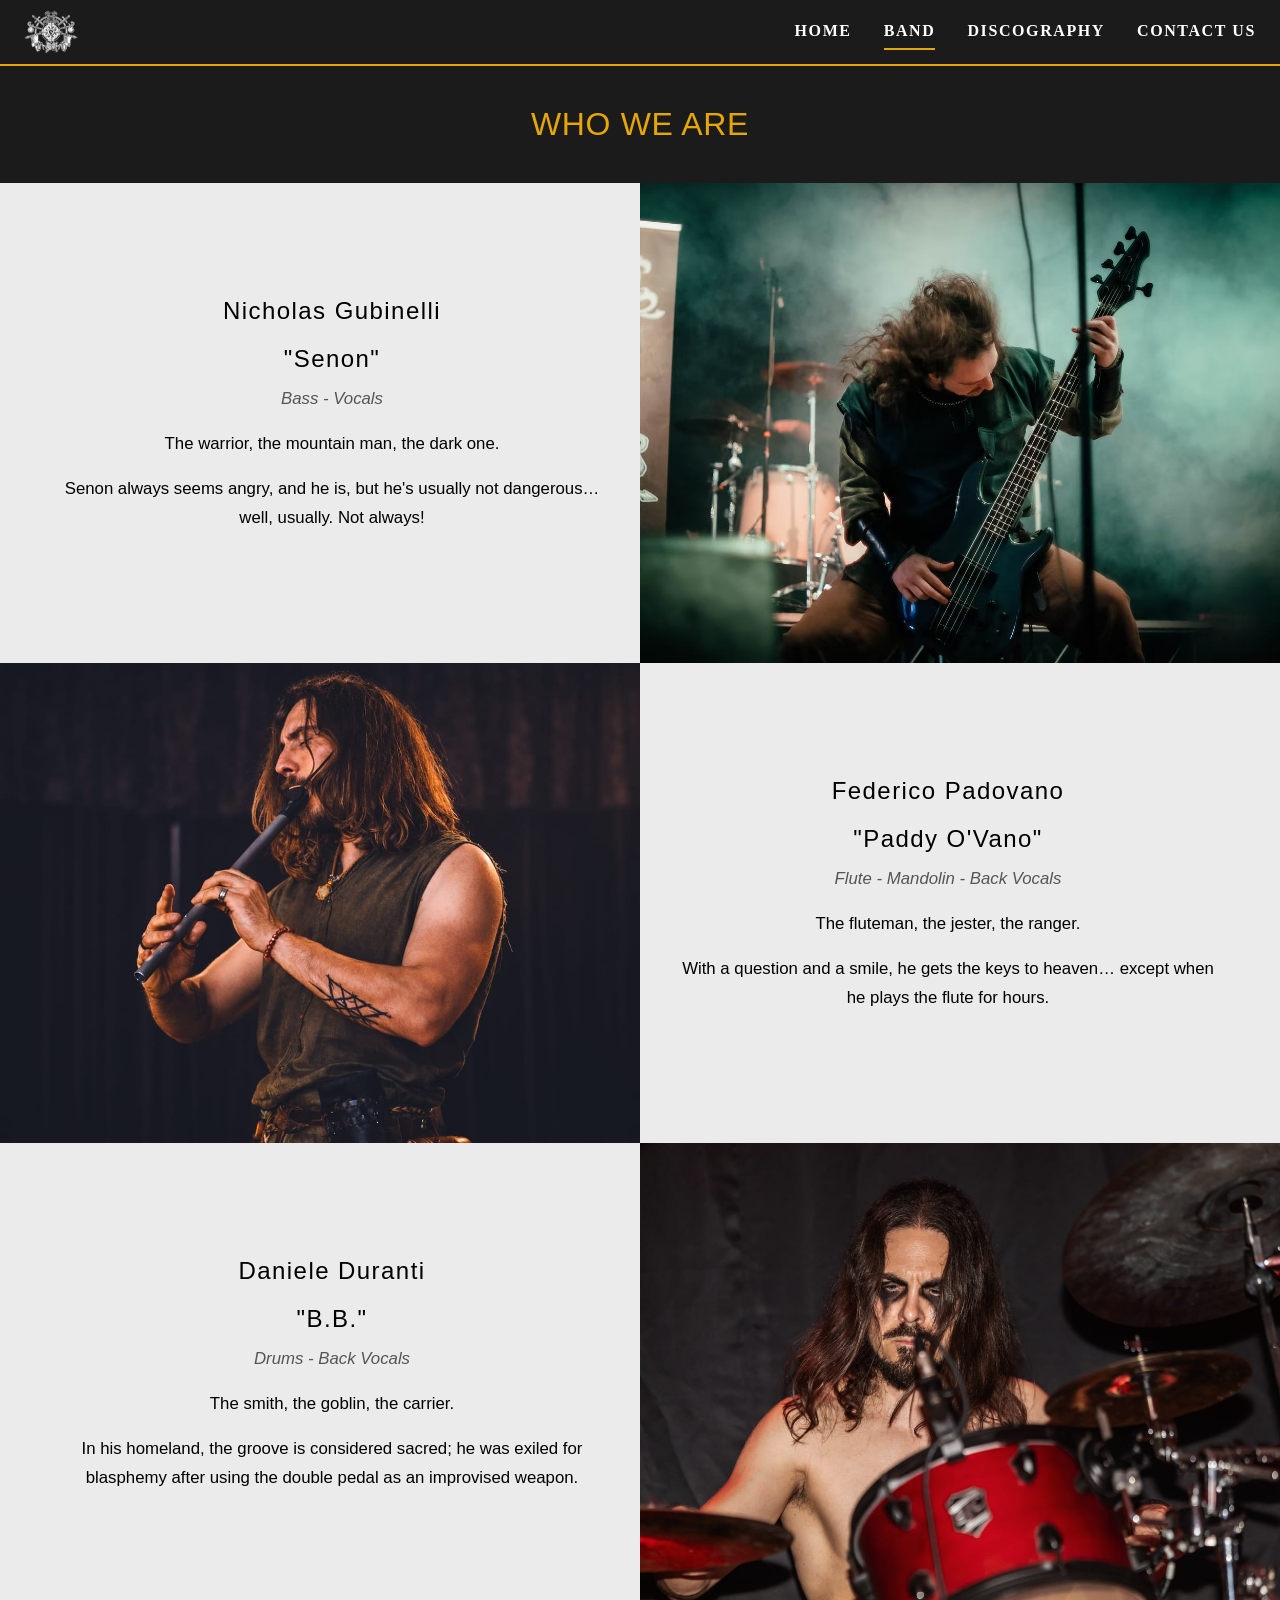
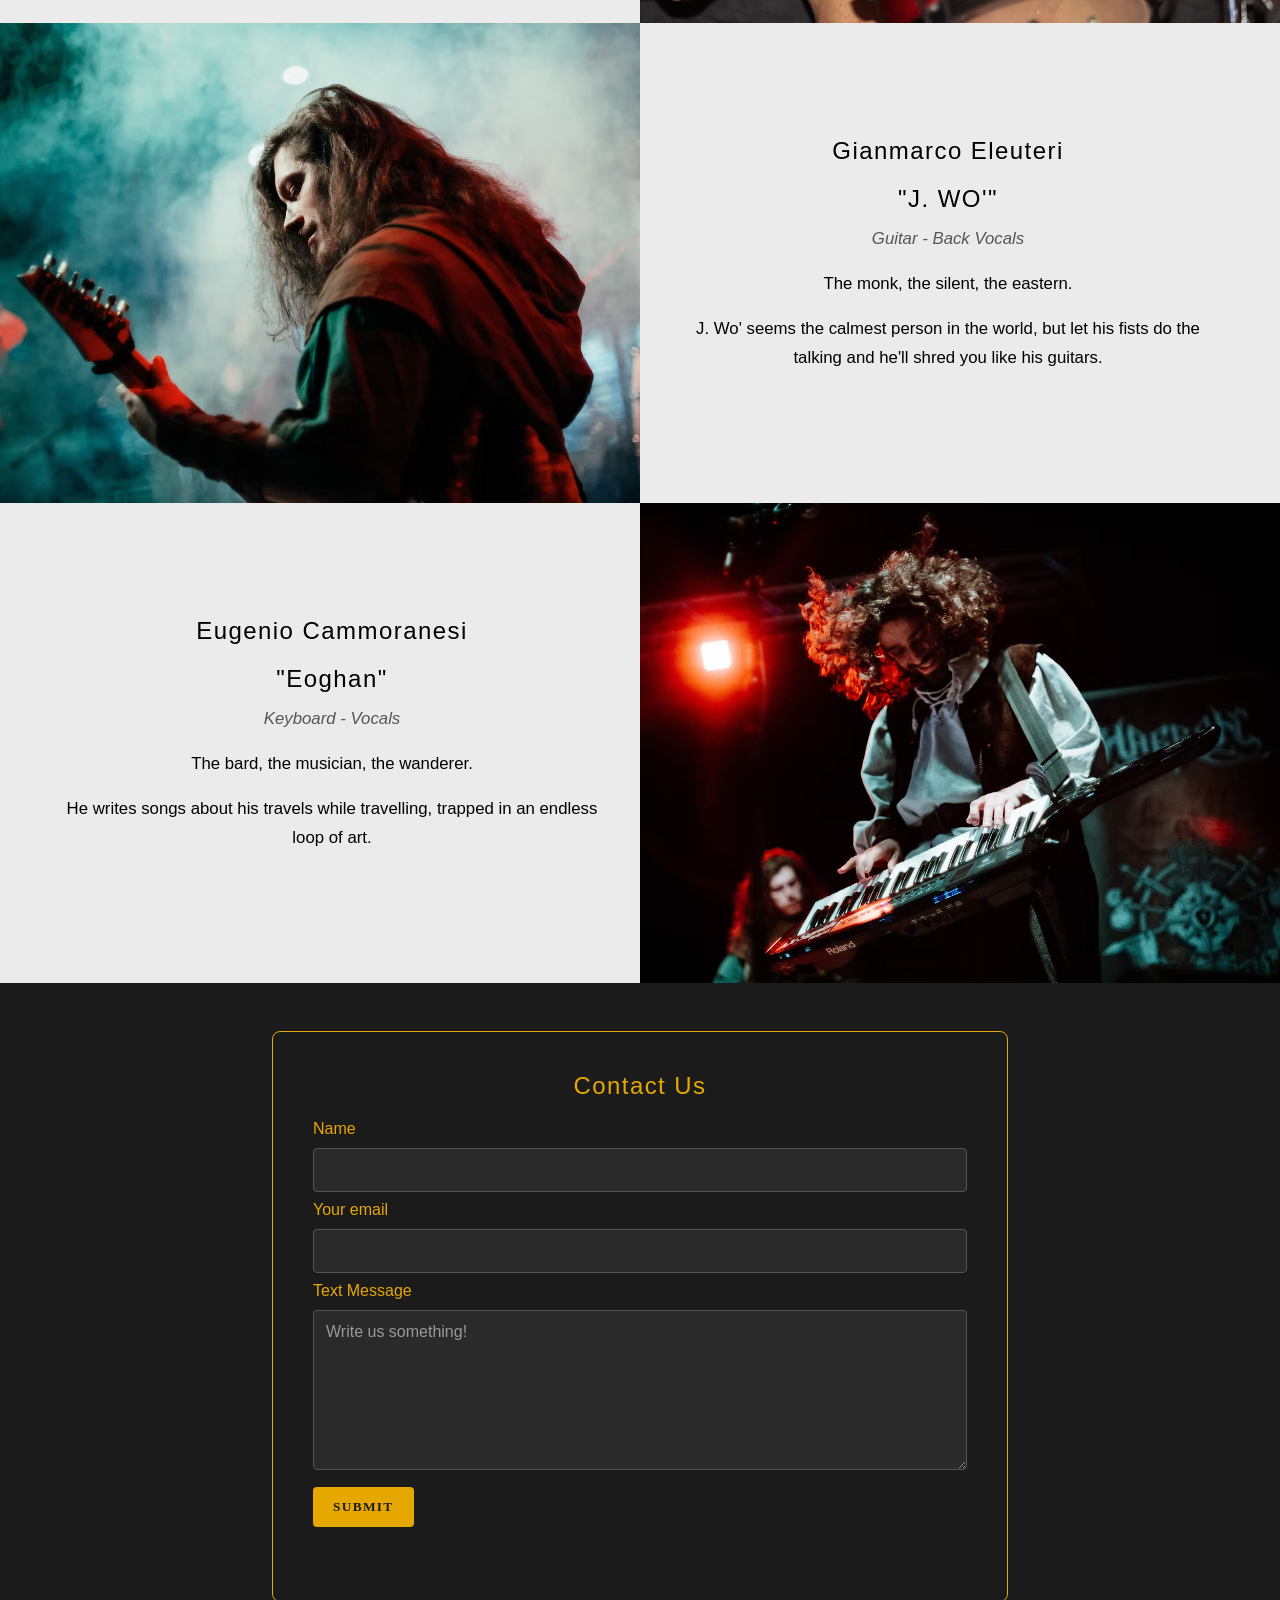
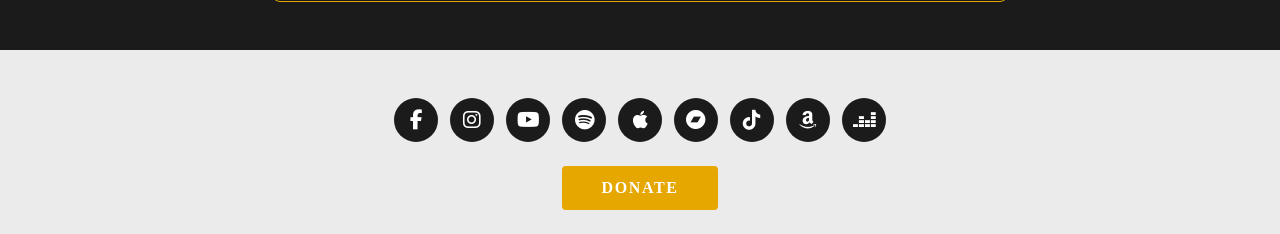
<file: Haegen/PagesAndForms/band.html>
<!DOCTYPE html>
<!--
    Reindirizzamento dal VECCHIO indirizzo del sito (haegenfolkmetal.github.io/Haegen/...)
    al nuovo (haegenfolkmetal.github.io/...). Serve per i link vecchi ancora in giro (social, Google).
    Non modificare: la pagina vera è quella nella cartella principale.
-->
<html lang="en">
<head>
    <meta charset="UTF-8">
    <title>Haegen - Folk Metal</title>
    <link rel="canonical" href="https://haegenfolkmetal.github.io/PagesAndForms/band.html">
    <meta name="robots" content="noindex">
    <meta http-equiv="refresh" content="0; url=https://haegenfolkmetal.github.io/PagesAndForms/band.html">
    <script>location.replace("https://haegenfolkmetal.github.io/PagesAndForms/band.html" + location.hash);</script>
</head>
<body>
    <p>The Haegen website has moved: <a href="https://haegenfolkmetal.github.io/PagesAndForms/band.html">https://haegenfolkmetal.github.io/PagesAndForms/band.html</a></p>
</body>
</html>
</file>
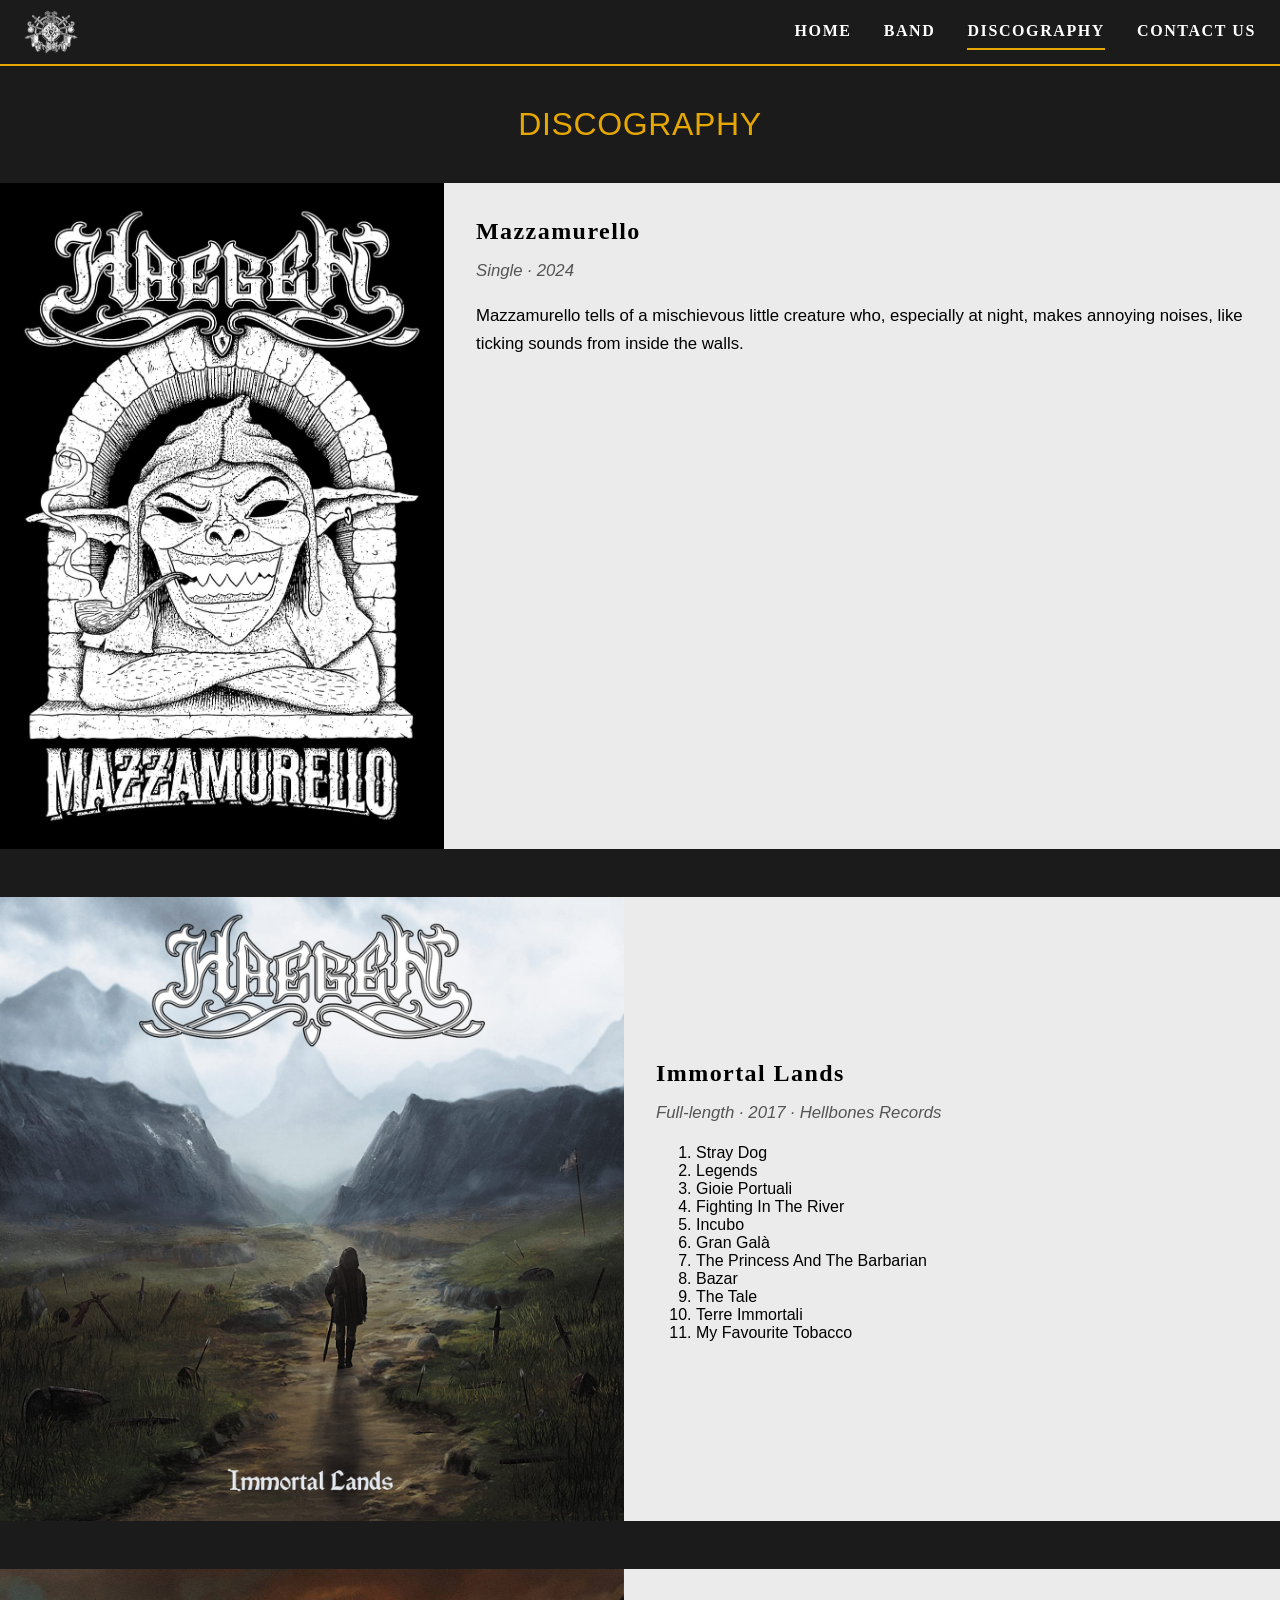
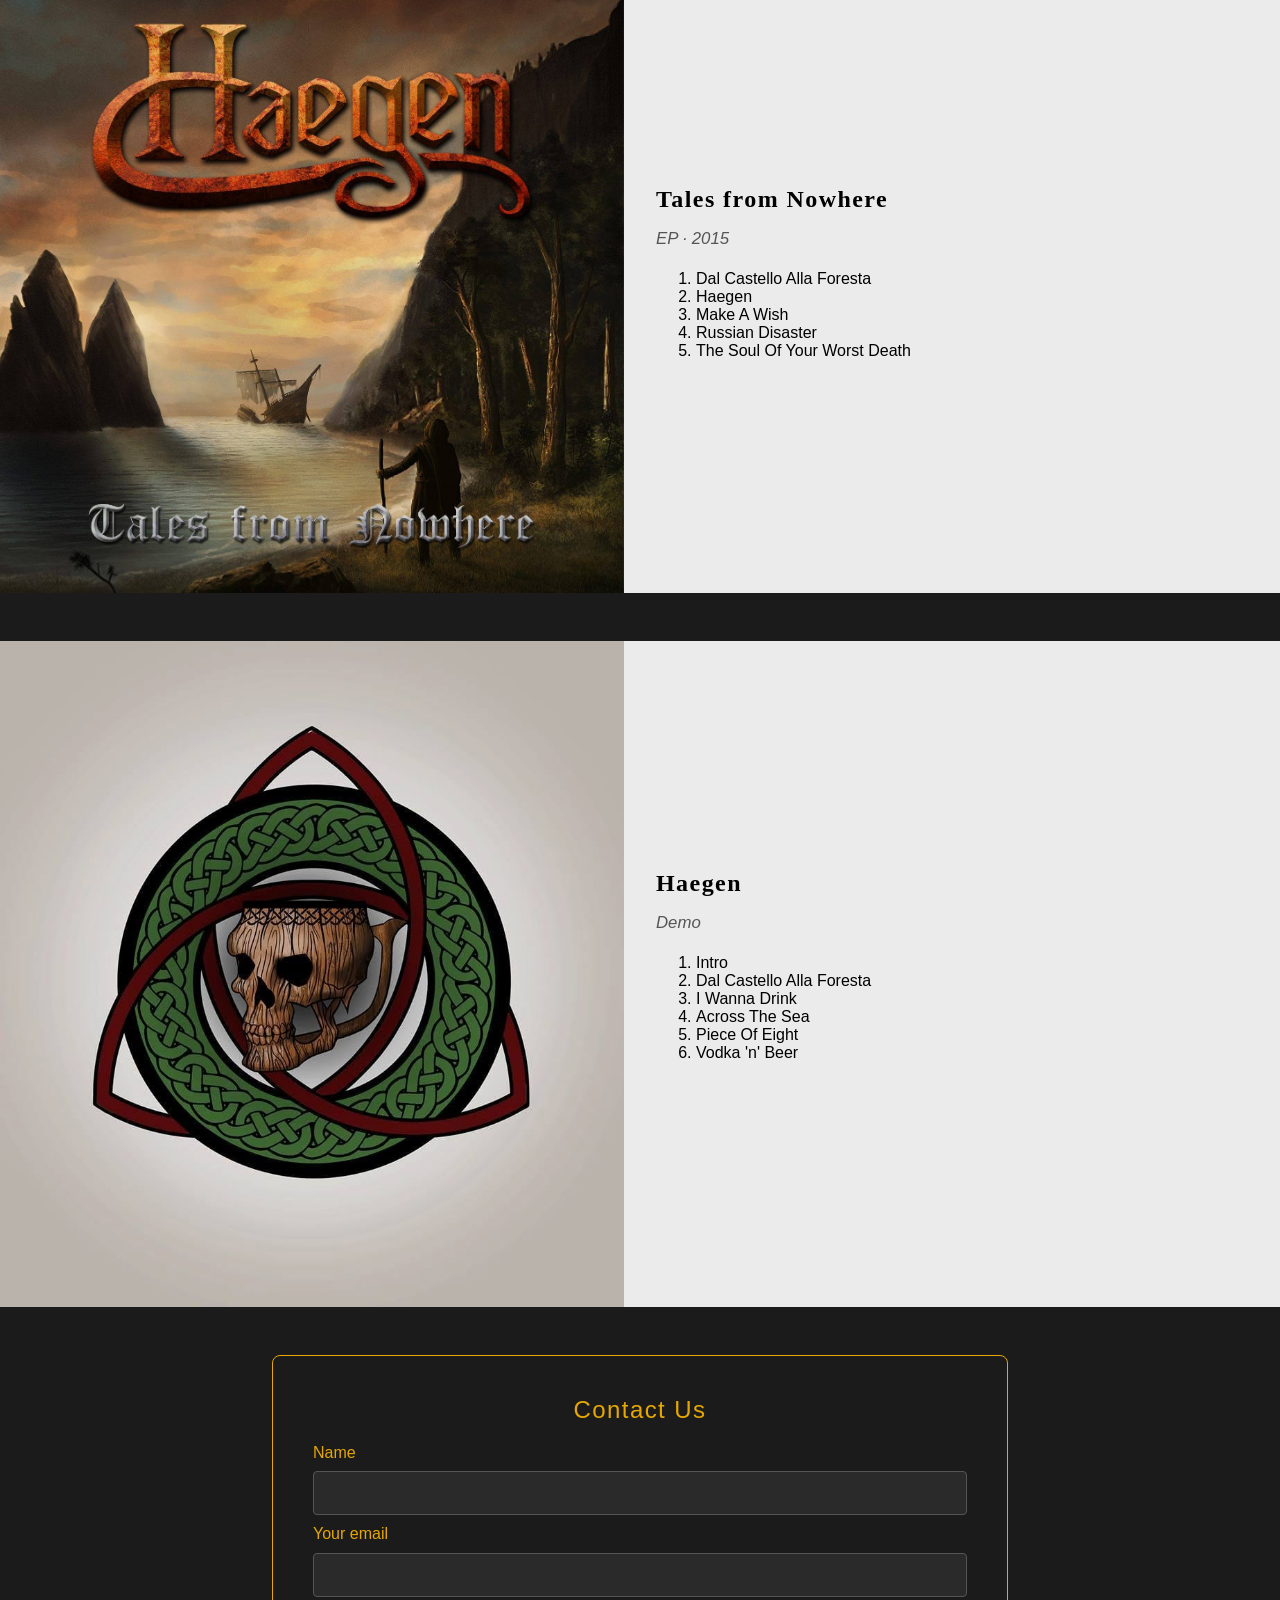
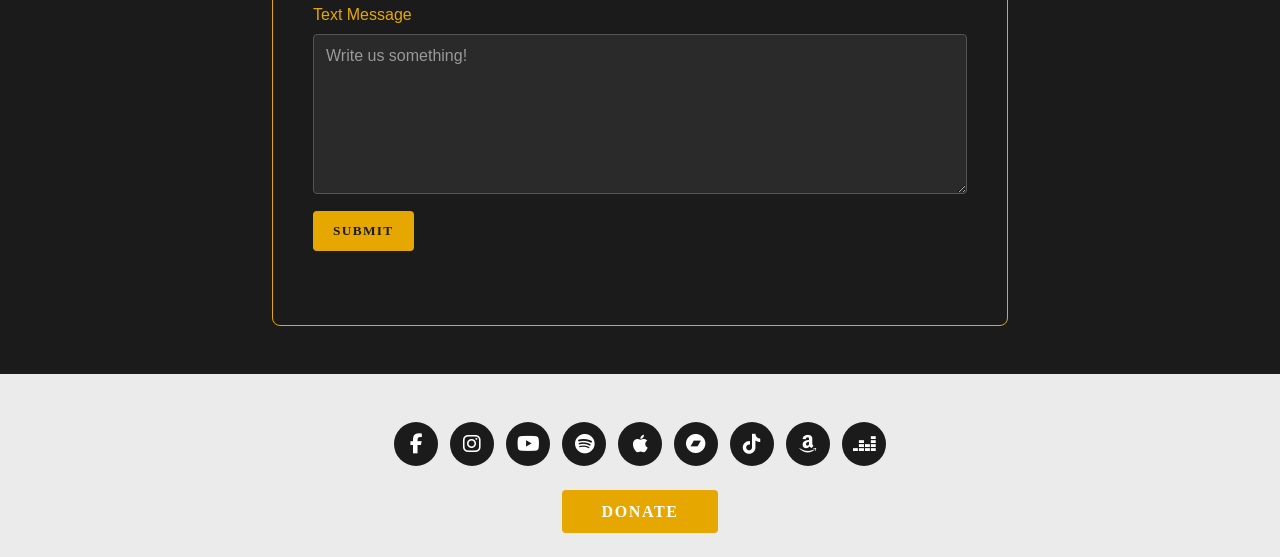
<file: Haegen/PagesAndForms/discography.html>
<!DOCTYPE html>
<!--
    Reindirizzamento dal VECCHIO indirizzo del sito (haegenfolkmetal.github.io/Haegen/...)
    al nuovo (haegenfolkmetal.github.io/...). Serve per i link vecchi ancora in giro (social, Google).
    Non modificare: la pagina vera è quella nella cartella principale.
-->
<html lang="en">
<head>
    <meta charset="UTF-8">
    <title>Haegen - Folk Metal</title>
    <link rel="canonical" href="https://haegenfolkmetal.github.io/PagesAndForms/discography.html">
    <meta name="robots" content="noindex">
    <meta http-equiv="refresh" content="0; url=https://haegenfolkmetal.github.io/PagesAndForms/discography.html">
    <script>location.replace("https://haegenfolkmetal.github.io/PagesAndForms/discography.html" + location.hash);</script>
</head>
<body>
    <p>The Haegen website has moved: <a href="https://haegenfolkmetal.github.io/PagesAndForms/discography.html">https://haegenfolkmetal.github.io/PagesAndForms/discography.html</a></p>
</body>
</html>
</file>
<file: style.css>
/*
    **************************** VARIABILI ****************************
*/

:root {
    --colore-scuro: #1b1b1b;
    --colore-chiaro: #ebebeb;
    --colore-giallo: #e6a700;
    --altezza-menu: 64px;
    --padding-pagina: 24px; /* margine interno di .pagina (16px da telefono, vedi in fondo) */
    --gap-pagina: 3rem;     /* spazio tra un blocco e l'altro di .pagina (2rem da telefono) */

    /* TEMA HAEGEN: fondo scuro + testo giallo. Usato da .tema-haegen (es. logo in home) */
    --tema-sfondo: var(--colore-scuro);
    --tema-testo: var(--colore-giallo);

    /* FONT (caricati da Google Fonts nel <head> di ogni pagina) */
    --font-testo: "Mulish", Arial, sans-serif;            /* testi normali */
    --font-titoli: "Cinzel", Georgia, serif;              /* titoli, menù, sottotitolo, bottoni */
    --font-impatto: "Archivo Black", "Arial Black", sans-serif; /* titoli d'impatto (classe .titolo-impatto) */
}

* {
    box-sizing: border-box;
}

html {
    scroll-behavior: smooth;
}

body {
    margin: 0;
    width: 100%;
    background-color: var(--colore-scuro);
    font-family: var(--font-testo);
}

h1, h2, h3, h4 {
    font-family: var(--font-titoli);
    font-weight: 700;
    letter-spacing: 0.06em;
}

/* Titolo grande e "pieno" (es. OUR STORY in home): stessa grandezza di un h1 */
.titolo-impatto {
    font-family: var(--font-impatto);
    font-weight: 400;
    font-size: 2rem;
    letter-spacing: 0.02em;
}

.displayToCenter{

    display: flex;
    justify-content: center
}

.textAlignCenter{
    text-align: center;
}

.pagina {
    background-color: var(--colore-chiaro);
    width: 100%;
    max-width: 1400px;
    min-height: 100vh;
    margin-inline: auto;
    padding: var(--padding-pagina);

    display: flex;
    flex-direction: column;
    gap: var(--gap-pagina);
}

.page-title {
    margin: 0;
    text-align: center;
}

/* Bio in home: colonna più stretta e righe più ariose = più facile da leggere */
.BIOcss {
    width: 100%;
    margin-inline: auto;
    text-align: justify;
}

.BIOcss p,
.row-text p {
    font-size: 1.05rem;
    line-height: 1.7;
}

/*
    OUR STORY (home) nel tema Haegen: fascia scura a tutta larghezza, titolo giallo, testo chiaro.
    Il margine sotto negativo la attacca al video, senza striscia chiara in mezzo.
*/
.BIOcss.tema-haegen {
    width: auto;
    margin-bottom: calc(-1 * var(--gap-pagina));
    padding-block: 3rem;
}

.BIOcss.tema-haegen h2 {
    margin-top: 0;
}

.BIOcss.tema-haegen p {
    color: var(--colore-chiaro);
}

/*
    Tema Haegen: blocco a tutta larghezza con fondo scuro e testo giallo.
    Basta aggiungere class="tema-haegen" a un elemento dentro .pagina.
    I margini negativi annullano il padding di .pagina, così il fondo arriva fino ai bordi.
*/
.tema-haegen {
    background-color: var(--tema-sfondo);
    color: var(--tema-testo);
    margin-inline: calc(-1 * var(--padding-pagina));
    padding: 2.5rem var(--padding-pagina);
}

.zona-logo {
    flex-direction: column;
    align-items: center;
    gap: 0.75rem;
    margin-block: 0;
}

/* Se un blocco a tema è il primo della pagina (logo in home, WHO WE ARE...), sale fino a toccare il menù */
.tema-haegen:first-child {
    margin-top: calc(-1 * var(--padding-pagina));
}

/* Sottotitolo sotto il logo in home (fa parte dell'h1: aiuta Google a capire genere e provenienza) */
.zona-logo .tagline {
    font-family: var(--font-titoli);
    font-size: 1.1rem;
    font-weight: 600;
    letter-spacing: 0.15em;
    text-transform: uppercase;
    text-align: center;
}

.zona-logo img {
    display: block;
    width: min(80vw, 420px);
    height: auto;
}

/*
    **************************** MENU STICKY ****************************
*/

.site-header {
    position: sticky;
    top: 0;
    z-index: 100;
    min-height: var(--altezza-menu); /* tiene lo spazio mentre il menù viene caricato */
    background-color: var(--colore-scuro);
    border-bottom: 2px solid var(--colore-giallo);
}

/* Link "di riserva" per Google: visibili solo per un istante, finché scripts.js non carica il menù vero */
.menu-fallback {
    max-width: 1400px;
    height: var(--altezza-menu);
    margin-inline: auto;
    padding-inline: var(--padding-pagina);
    display: flex;
    align-items: center;
    justify-content: flex-end;
    gap: 2rem;
}

.menu-fallback a {
    color: white;
    text-decoration: none;
    text-transform: uppercase;
    letter-spacing: 0.1em;
    font-family: var(--font-titoli);
    font-weight: 700;
}

.menu-bar {
    max-width: 1400px;
    height: var(--altezza-menu);
    margin-inline: auto;
    padding-inline: 24px;

    display: flex;
    align-items: center;
    justify-content: space-between;
}

.menu-brand img {
    display: block;
    height: 44px;
    width: auto;
}

.site-nav ul {
    list-style: none;
    margin: 0;
    padding: 0;
    display: flex;
    gap: 2rem;
}

.site-nav a {
    display: block;
    padding: 0.5rem 0;
    color: white;
    text-decoration: none;
    font-family: var(--font-titoli);
    text-transform: uppercase;
    letter-spacing: 0.1em;
    font-weight: 700;
    border-bottom: 2px solid transparent;
}

.site-nav a:hover,
.site-nav a[aria-current="page"] {
    border-bottom-color: var(--colore-giallo);
}

/* L'hamburger si vede solo da telefono */
.menu-toggle {
    display: none;
}

/* Il Contact Us (e i membri in Band, es. band.html#federico-padovano) non finiscono sotto il menù sticky */
#contact,
.row[id] {
    scroll-margin-top: calc(var(--altezza-menu) + 16px);
}

/*
    Link "nascosto": sembra testo normale, al passaggio del mouse diventa giallo.
    Usato per nome + soprannome dei membri in Band.
*/
.link-nascosto {
    display: block;
    width: fit-content;   /* cliccabile solo sul testo, non su tutta la riga */
    color: inherit;
    text-decoration: none;
    transition: color 0.2s;
}

.link-nascosto:hover,
.link-nascosto:focus-visible {
    color: var(--colore-giallo);
}

/*
    **************************** RIGHE A 2 COLONNE (Band / Discography) ****************************
*/

.rows {
    display: flex;
    flex-direction: column;
    gap: 3rem;
}

.row {
    display: grid;
    grid-template-columns: 1fr 1fr;
    gap: 2rem;
    align-items: center;
}

.row-media img {
    display: block;
    width: 100%;
    aspect-ratio: 4 / 3;
    object-fit: cover;
    border-radius: 6px;
}

.row-text h2 {
    margin-top: 0;
}

.row-text .row-meta {
    margin-top: -0.5rem;
    color: #555;
    font-style: italic;
    text-align: left;
}

/* BAND: righe 1, 3, 5 => testo a sinistra e immagine a destra */
.rows--alternate .row:nth-child(odd) .row-media {
    order: 2;
}

/* BAND da desktop: nessuno spazio tra un membro e l'altro (le foto si toccano a scacchiera) */
@media (min-width: 769px) {
    .rows--alternate {
        gap: 0;
        /* ultima foto attaccata alla fascia del Contact Us, senza striscia chiara */
        margin-bottom: calc(-1 * var(--gap-pagina));
    }

    /* niente spazio tra colonna foto e colonna testo: le foto si toccano agli angoli */
    .rows--alternate .row {
        column-gap: 0;
    }

    .rows--alternate .row-text {
        padding-inline: 2rem;
    }

    /* DISCOGRAPHY da desktop: copertine (a sinistra) attaccate al bordo sinistro della pagina */
    .rows--discography .row-media {
        margin-left: calc(-1 * var(--padding-pagina));
    }

    .rows--discography .row-media img {
        border-radius: 0;
    }

}

/*
    DISCOGRAPHY: lo spazio tra un disco e l'altro ha il colore del tema (scuro).
    Il contenitore è scuro e a tutta larghezza; ogni riga ha il suo fondo chiaro.
    Il padding delle righe sostituisce quello di .pagina, così le copertine
    continuano ad arrivare al bordo con i loro margini negativi.
*/
.rows--discography {
    background-color: var(--tema-sfondo);
    margin-inline: calc(-1 * var(--padding-pagina));
    /* annulla lo spazio chiaro sopra (sotto il titolo) e sotto (prima del Contact Us) */
    margin-block: calc(-1 * var(--gap-pagina));
}

.rows--discography .row {
    background-color: var(--colore-chiaro);
    padding-inline: var(--padding-pagina);
}

/* BAND: niente striscia chiara tra WHO WE ARE e il primo membro */
.rows--alternate {
    margin-top: calc(-1 * var(--gap-pagina));
}

/* BAND: testo centrato nel suo blocco (anche nome+soprannome e ruolo) */
.rows--alternate .row-text {
    text-align: center;
}

.rows--alternate .row-text .link-nascosto {
    margin-inline: auto;
}

/* BAND: nome e soprannome con lo stesso font di WHO WE ARE (solo il font, non grandezza/colori) */
.rows--alternate .row-text h2 {
    font-family: var(--font-impatto);
    font-weight: 400; /* Archivo Black esiste solo in questo peso: evita il grassetto "finto" */
}

.rows--alternate .row-text .row-meta {
    text-align: center;
}

/*
    BAND: foto attaccate al bordo della pagina (come il video in home).
    Il margine negativo annulla il padding di .pagina sul lato esterno:
    righe pari => foto a sinistra, righe dispari => foto a destra.
*/
.rows--alternate .row-media {
    margin-left: calc(-1 * var(--padding-pagina));
}

.rows--alternate .row:nth-child(odd) .row-media {
    margin-left: 0;
    margin-right: calc(-1 * var(--padding-pagina));
}

.rows--alternate .row-media img {
    border-radius: 0;
}

/* DISCOGRAPHY: copertine sempre intere, mai tagliate */
.rows--discography .row-media img {
    aspect-ratio: auto;
    height: auto;
    object-fit: contain;
}

/* DISCOGRAPHY, riga in evidenza (copertina + video):
   la copertina occupa il 70% dello spazio delle altre righe (35% invece di 50%), il resto va al video */
.rows--discography .row--featured {
    grid-template-columns: 7fr 13fr;
}

.row-text .video-container {
    margin-top: 1rem;
}

/*
    **************************** CONTACT FORM ****************************
*/

/* Fascia che contiene il Contact Us: fondo come il body, a tutta larghezza (margini negativi come .tema-haegen) */
#contact {
    background-color: var(--tema-sfondo);
    margin-inline: calc(-1 * var(--padding-pagina));
    padding: 3rem var(--padding-pagina);
}

/* Contact Us nel "tema Haegen": fondo scuro, testi gialli, bottone giallo */
.contact {
    width: min(100%, 46rem);
    margin-inline: auto;
    padding: clamp(1.25rem, 4vw, 2.5rem);
    background-color: var(--tema-sfondo);
    color: var(--tema-testo);
    border: 1px solid var(--tema-testo);
    border-radius: 8px;
}

.contact h2 {
    margin-top: 0;
    text-align: center;
    font-family: var(--font-impatto); /* come OUR STORY / WHO WE ARE */
    font-weight: 400;
}

.contact form {
    display: flex;
    flex-direction: column;
    gap: 0.6rem;
}

/* Campi: fondo un po' più chiaro del blocco, testo chiaro, bordo giallo quando ci scrivi */
.contact input:not([type="hidden"]),
.contact textarea {
    width: 100%;
    padding: 0.75rem;
    background-color: #2a2a2a;
    color: var(--colore-chiaro);
    border: 1px solid #555;
    border-radius: 4px;
    font: inherit;
}

.contact input::placeholder,
.contact textarea::placeholder {
    color: #999;
}

.contact input:focus,
.contact textarea:focus {
    outline: none;
    border-color: var(--tema-testo);
}

.contact textarea {
    min-height: 10rem;
    resize: vertical;
}

.contact button {
    align-self: flex-start;
    margin-top: 0.5rem;
    padding: 0.75rem 1.25rem;
    border: 0;
    border-radius: 4px;
    background-color: var(--tema-testo);
    color: var(--tema-sfondo);
    font-family: var(--font-titoli);
    font-weight: 700;
    text-transform: uppercase;
    letter-spacing: 0.1em;
    cursor: pointer;
    transition: filter 0.2s;
}

.contact button:hover {
    filter: brightness(0.9);
}

.contact button:disabled {
    opacity: 0.6;
    cursor: wait;
}

/* Campo anti-spam: invisibile alle persone, solo i bot lo compilano */
.contact-botcheck {
    display: none;
}

/* Esito dell'invio sotto il bottone (vuoto finché non si invia) */
.contact-status {
    margin: 0;
    min-height: 1.5em;
}

.contact-status.is-ok {
    color: #7bc47f;
}

.contact-status.is-error {
    color: #ff7a6b;
}

/*
  ****************************  FINE CONTACT FORM ****************************
*/

/*
    **************************** FOOTER: SOCIAL + DONATE ****************************
*/

.site-footer {
    display: flex;
    flex-direction: column;
    align-items: center;
    gap: 1.5rem;
}

.social-links {
    list-style: none;
    margin: 0;
    padding: 0;
    display: flex;
    flex-wrap: wrap;
    justify-content: center;
    gap: 0.75rem;
}

.social-links a {
    display: grid;
    place-items: center;
    width: 44px;
    height: 44px;
    border-radius: 50%;
    background-color: var(--colore-scuro);
    color: white;
    font-size: 1.25rem;
    text-decoration: none;
    transition: background-color 0.2s;
}

.social-links a:hover {
    background-color: var(--colore-giallo);
}

.donate-button {
    display: inline-block;
    padding: 0.8rem 2.5rem;
    border-radius: 4px;
    background-color: var(--colore-giallo);
    color: white;
    font-family: var(--font-titoli);
    font-weight: 700;
    text-transform: uppercase;
    letter-spacing: 0.1em;
    text-decoration: none;
    transition: filter 0.2s;
}

.donate-button:hover {
    filter: brightness(0.9);
}

/*
    **************************** VIDEO ****************************
*/

.video-container {
    width: 100%;
    aspect-ratio: 16 / 9;
}

.video-container iframe {
    display: block;
    width: 100%;
    height: 100%;
    border: 0;
}

/* Video a tutta larghezza: i margini negativi annullano il padding di .pagina (come .tema-haegen) */
.video-container--full {
    width: auto;
    margin-inline: calc(-1 * var(--padding-pagina));
    /* in home il video è attaccato alla fascia del Contact Us, senza striscia chiara in mezzo */
    margin-bottom: calc(-1 * var(--gap-pagina));
}

/*
    **************************** TELEFONO / TABLET ****************************
*/

@media (max-width: 768px) {

    /* --- Hamburger --- */
    .menu-bar {
        padding-inline: 16px;
    }

    .menu-toggle {
        display: flex;
        flex-direction: column;
        gap: 5px;
        padding: 10px;
        background-color: var(--colore-scuro);
        border: 0;
        border-radius: 4px;
        cursor: pointer;
    }

    .menu-toggle-bar {
        display: block;
        width: 26px;
        height: 3px;
        background-color: var(--colore-giallo);
        border-radius: 2px;
        transition: transform 0.25s, opacity 0.25s;
    }

    /* Le 3 linee diventano una X quando il menù è aperto */
    .menu-toggle[aria-expanded="true"] .menu-toggle-bar:nth-child(1) {
        transform: translateY(8px) rotate(45deg);
    }
    .menu-toggle[aria-expanded="true"] .menu-toggle-bar:nth-child(2) {
        opacity: 0;
    }
    .menu-toggle[aria-expanded="true"] .menu-toggle-bar:nth-child(3) {
        transform: translateY(-8px) rotate(-45deg);
    }

    .site-nav {
        display: none;
        position: absolute;
        top: 100%;
        left: 0;
        right: 0;
        background-color: var(--colore-scuro);
        border-bottom: 2px solid var(--colore-giallo);
    }

    .site-nav.is-open {
        display: block;
    }

    .site-nav ul {
        flex-direction: column;
        gap: 0;
        padding: 0.5rem 16px 1rem;
    }

    .site-nav a {
        padding: 0.9rem 0;
        border-bottom: 1px solid #333;
    }

    /* --- Righe: una colonna sola, immagine sopra e testo sotto --- */
    .row,
    .rows--discography .row--featured {
        grid-template-columns: 1fr;
        gap: 1rem;
    }

    .rows--alternate .row:nth-child(odd) .row-media {
        order: 0;
    }

    /* BAND da telefono: foto sopra il testo, attaccata a tutti e due i bordi */
    .rows--alternate .row-media,
    .rows--alternate .row:nth-child(odd) .row-media {
        margin-inline: calc(-1 * var(--padding-pagina));
    }

    /* DISCOGRAPHY da telefono: copertine attaccate a tutti e due i bordi, come in Band */
    .rows--discography .row-media {
        margin-inline: calc(-1 * var(--padding-pagina));
    }

    .rows--discography .row-media img {
        border-radius: 0;
    }
    /* DISCOGRAPHY da telefono: anche il video (Mazzamurello) va da bordo a bordo */
    .rows--discography .row-text .video-container {
        width: auto;
        margin-inline: calc(-1 * var(--padding-pagina));
    }
}

@media (max-width: 600px) {
    :root {
        --padding-pagina: 16px;
        --gap-pagina: 2rem;
    }

    .contact {
        padding: 1.25rem;
    }
}
</file>
